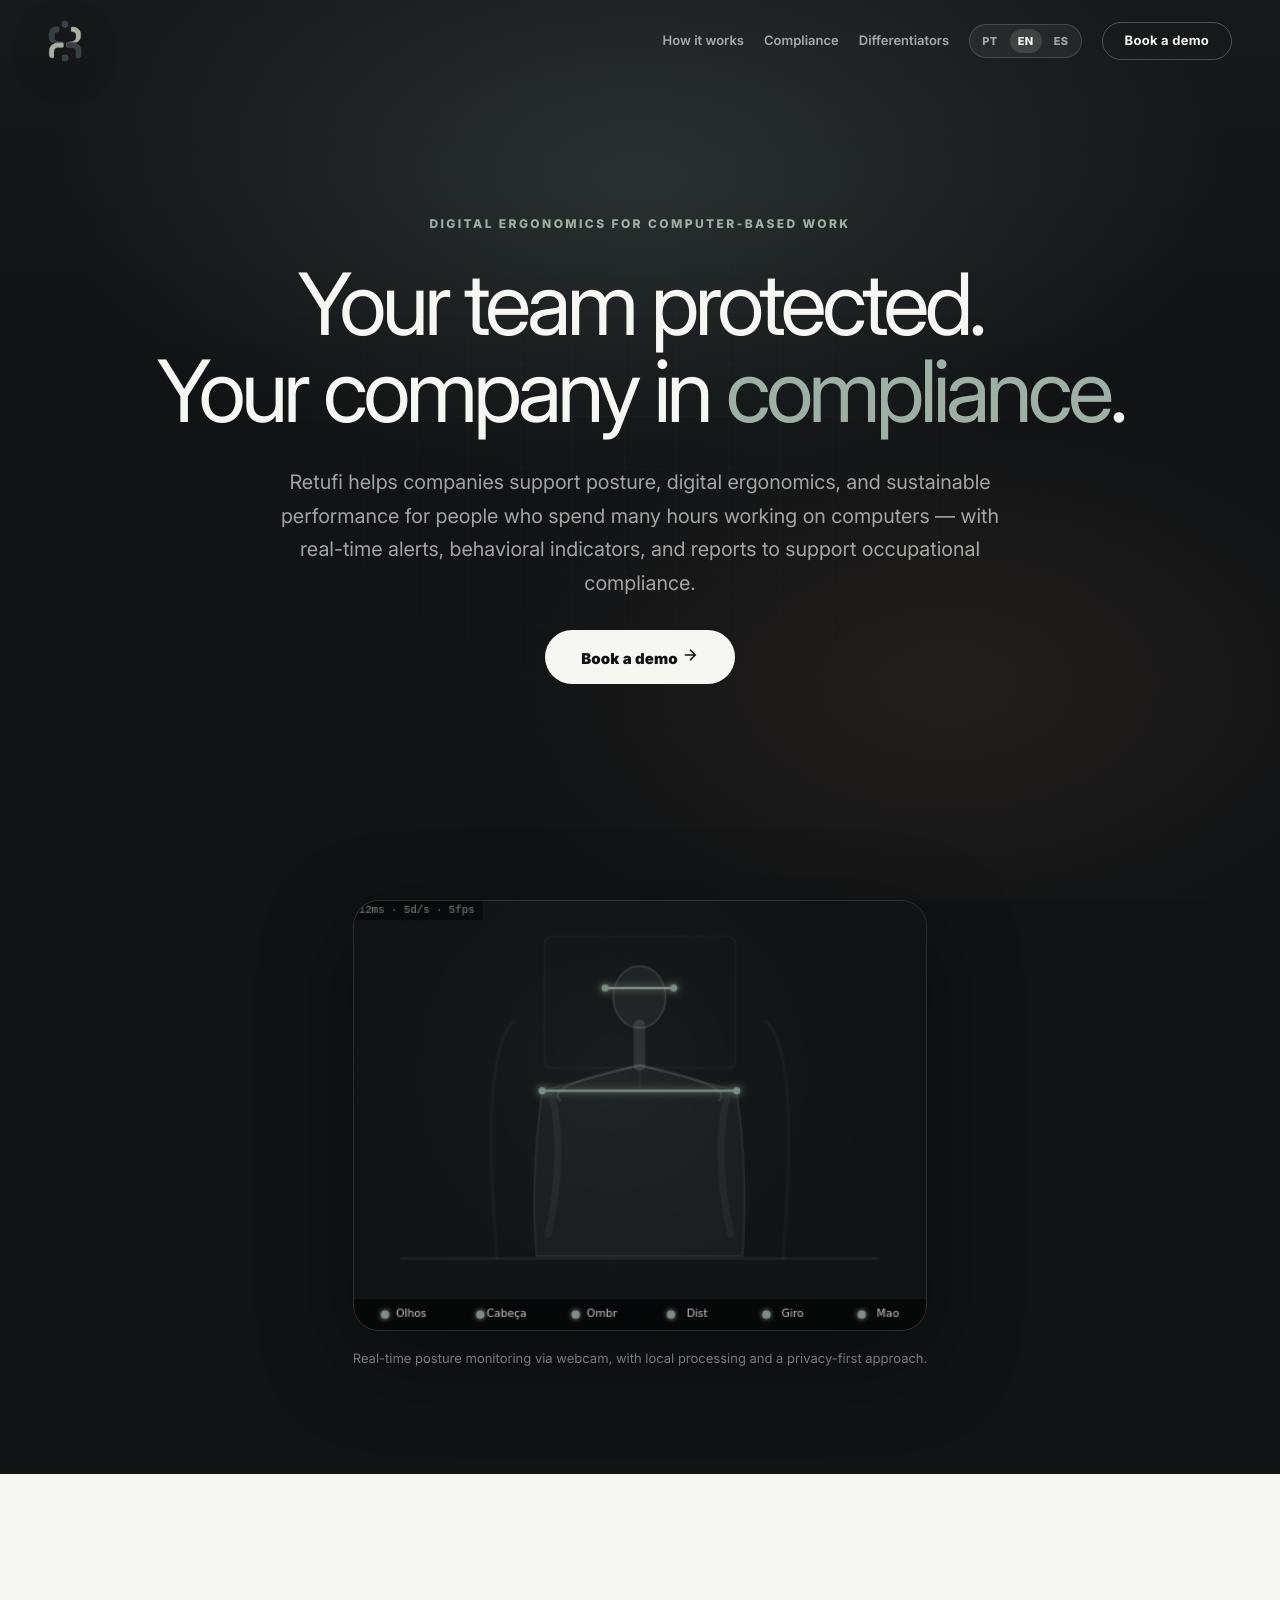
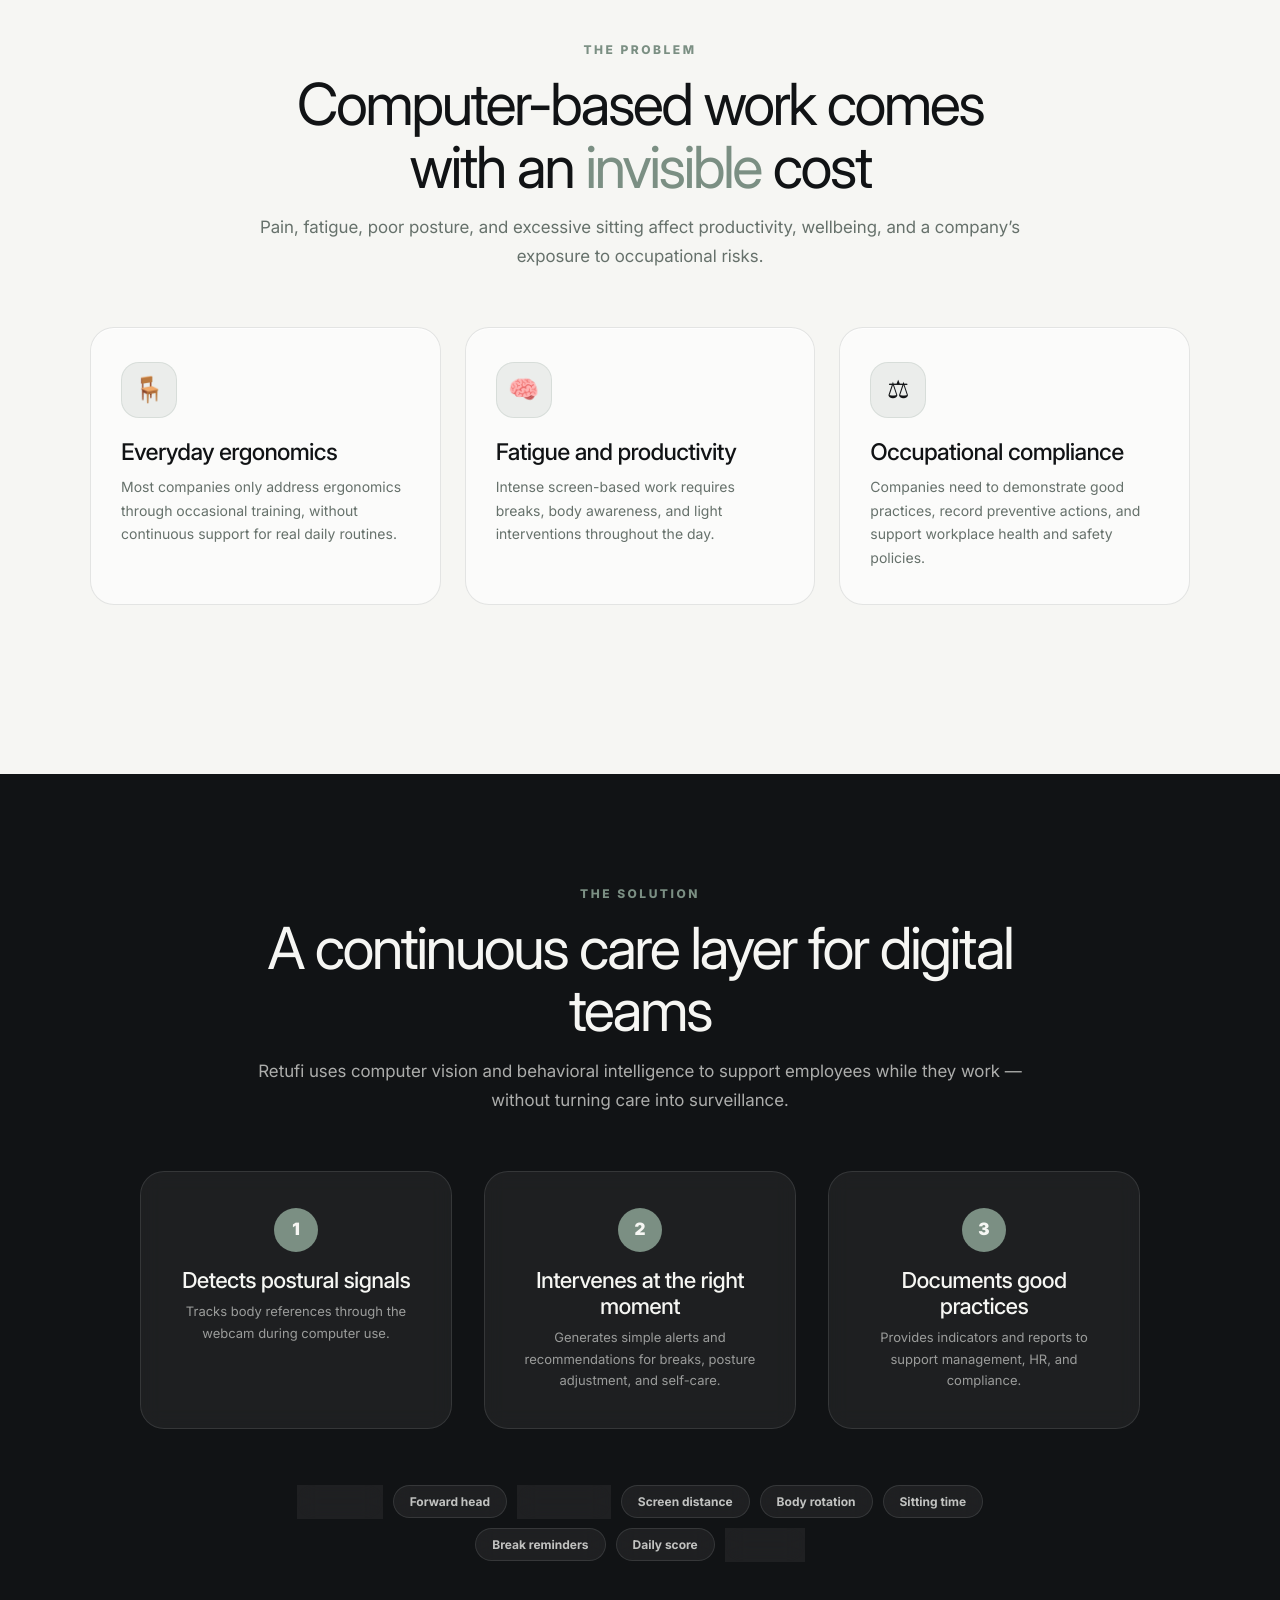
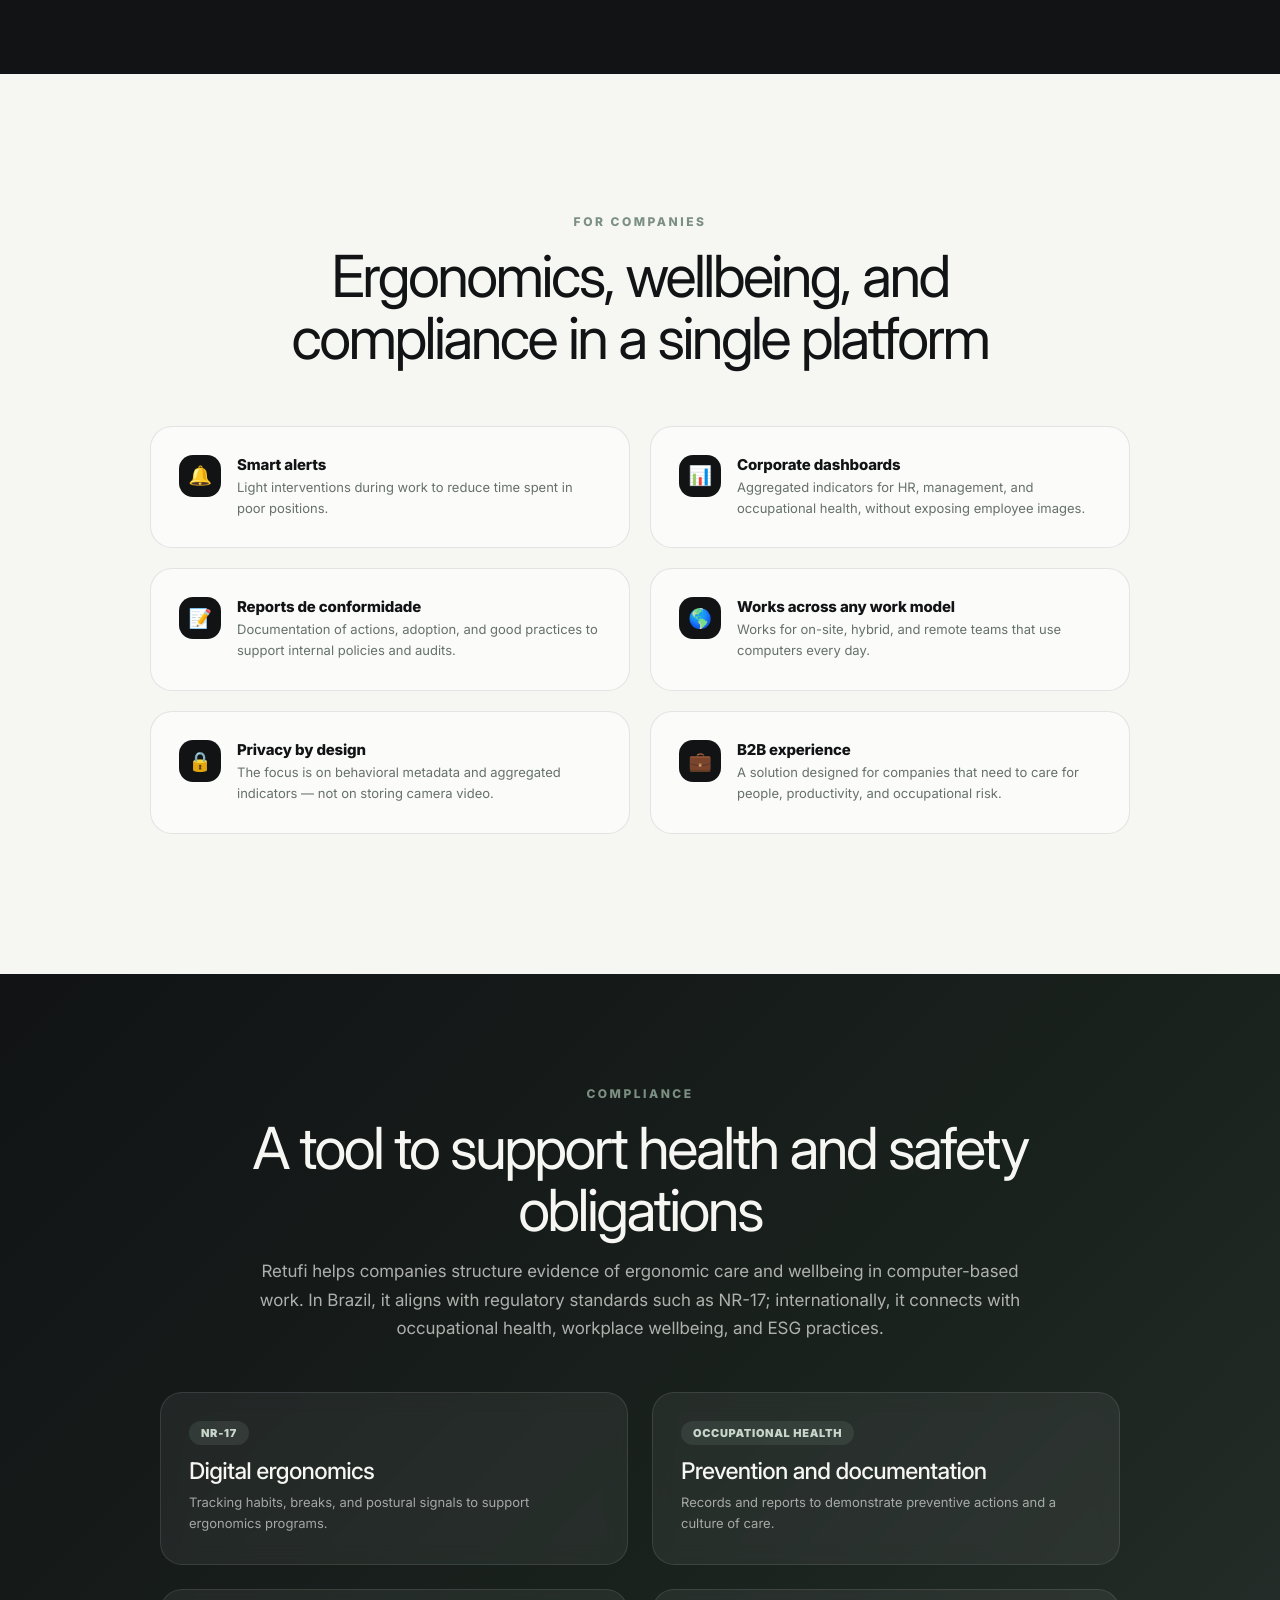
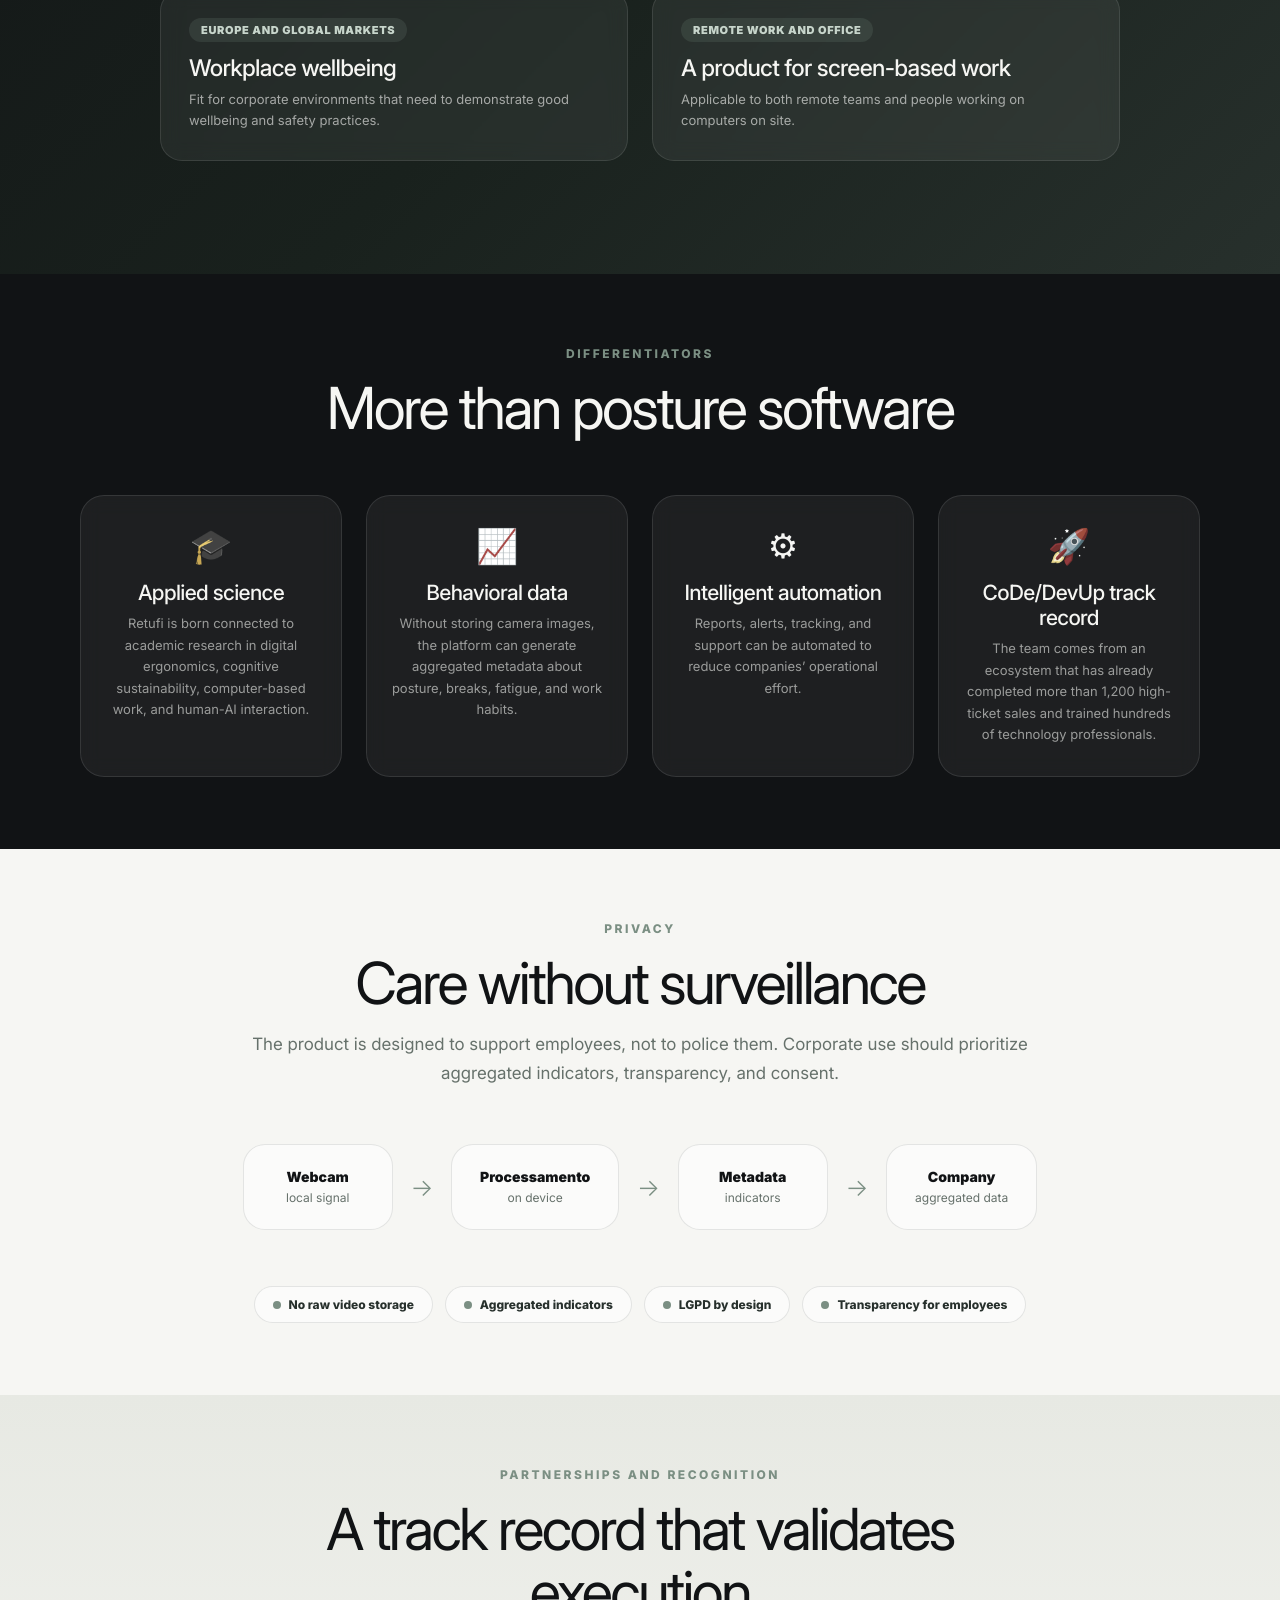
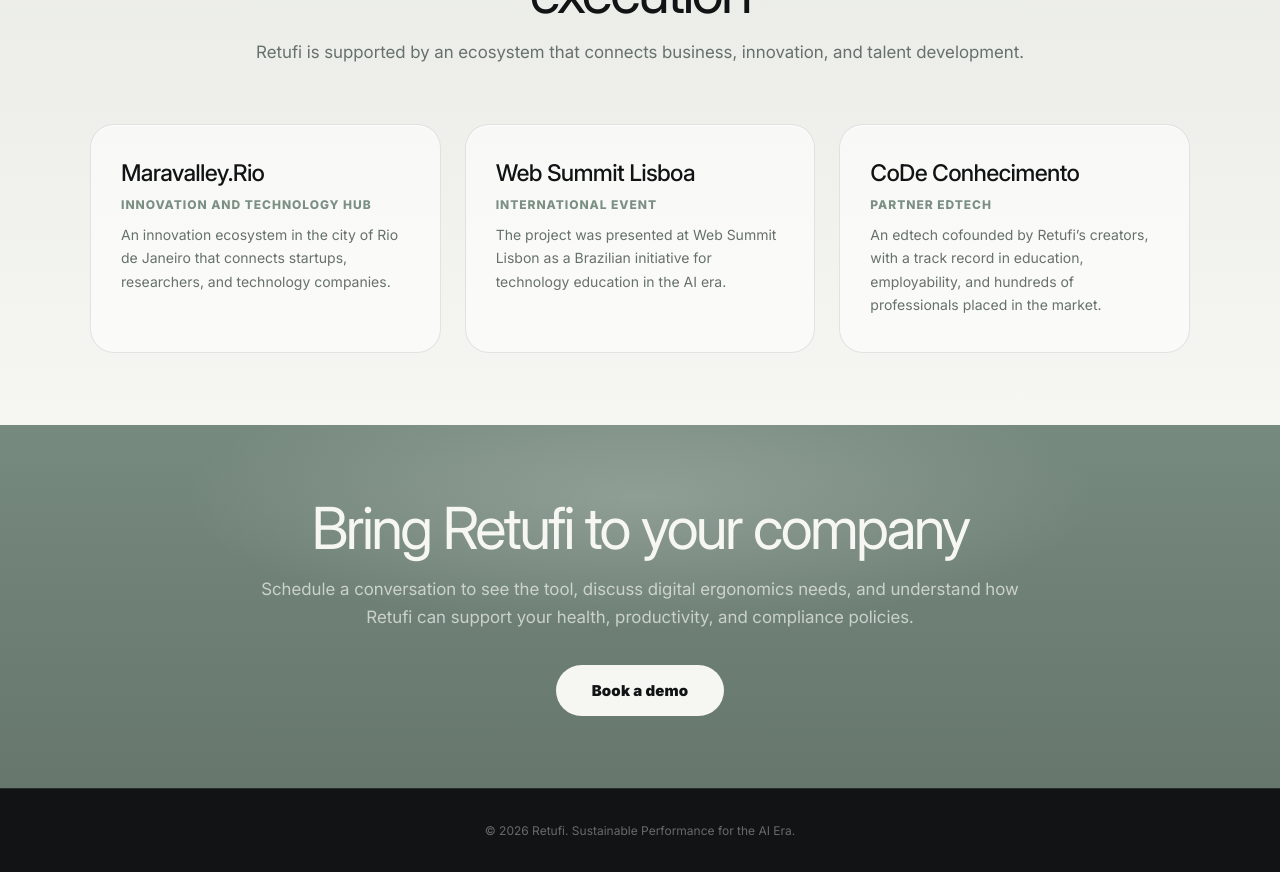
<file: index.html>
<!DOCTYPE html>
<html lang="en">
<head>
    
<meta charset="UTF-8">
<meta name="viewport" content="width=device-width, initial-scale=1.0">
    
  <meta name="title" content="Retufi — Sustainable Performance">
  <meta name="description" content="Science-backed sustainable performance platform combining ergonomics and behavioral insights to reduce burnout and absenteeism">
  <meta name="theme-color" content="#07111f">

  <meta property="og:type" content="website">
  <meta property="og:site_name" content="Retufi">
  <meta property="og:locale" content="en_US">
  <meta property="og:locale:alternate" content="pt_BR">
  <meta property="og:locale:alternate" content="es_ES">
  <meta property="og:url" content="https://www.retufi.com/">
  <meta property="og:title" content="Retufi — Sustainable Performance">
  <meta property="og:description" content="Science-backed sustainable performance platform combining ergonomics and behavioral insights to reduce burnout and absenteeism">
  <meta property="og:image" content="https://www.retufi.com/img/og-cover.png">
  <meta property="og:image:secure_url" content="https://www.retufi.com/img/og-cover.png">
  <meta property="og:image:type" content="image/jpeg">
  <meta property="og:image:width" content="1731">
  <meta property="og:image:height" content="909">
  <meta property="og:image:alt" content="Retufi — Sustainable Performance">

  <meta name="twitter:card" content="summary_large_image">
  <meta name="twitter:url" content="https://www.retufi.com/">
  <meta name="twitter:title" content="Retufi — Sustainable Performance">
  <meta name="twitter:description" content="Science-backed sustainable performance platform combining ergonomics and behavioral insights to reduce burnout and absenteeism">
  <meta name="twitter:image" content="https://www.retufi.com/img/og-cover.png">
  <meta name="viewport" content="width=device-width, initial-scale=1.0">

<title>Retufi | Sustainable Performance</title>

    
<link rel="icon" href="img/retufi-logo-mark.png" type="image/png">
<link rel="preconnect" href="https://fonts.googleapis.com">
<link rel="preconnect" href="https://fonts.gstatic.com" crossorigin>
<link href="https://fonts.googleapis.com/css2?family=Inter:wght@300;400;500;600;700;800;900&display=swap" rel="stylesheet">
<link rel="stylesheet" href="styles.css">

<script>
(function() {
  const lang = (navigator.language || navigator.userLanguage || '').toLowerCase();

  // Avoid redirect loops
  const path = window.location.pathname.toLowerCase();

  if (path.endsWith('/pt') || path.endsWith('/es')) {
    return;
  }

  if (lang.startsWith('pt')) {
    window.location.replace('/pt');
    return;
  }

  if (lang.startsWith('es')) {
    window.location.replace('/es');
    return;
  }
})();
</script>

</head>
<body>
<nav id="nav">
  <a href="#inicio" class="nav-logo" aria-label="Retufi"><img src="img/retufi-logo-mark.png" alt="Retufi"></a>
  <div class="nav-right">
    <a href="#como-funciona" class="nav-link">How it works</a>
    <a href="#compliance" class="nav-link">Compliance</a>
    <a href="#diferenciais" class="nav-link">Differentiators</a>
    <div class="lang-switch" aria-label="Language selector">
      <a href="/pt">PT</a>
      <a href="/" class="active">EN</a>
      <a href="/es">ES</a>
    </div>
    <a href="/whatsapp" class="nav-cta">Book a demo</a>
  </div>
</nav>

<section class="hero" id="inicio">
  <span class="hero-kicker reveal">Digital ergonomics for computer-based work</span>
  <h1 class="reveal reveal-d1">Your team protected.<br>Your company in <em>compliance</em>.</h1>
  <p class="hero-sub reveal reveal-d2">Retufi helps companies support posture, digital ergonomics, and sustainable performance for people who spend many hours working on computers — with real-time alerts, behavioral indicators, and reports to support occupational compliance.</p>
    <div class="contact-actions reveal reveal-d2"><a href="/whatsapp" class="contact-btn">Book a demo <svg viewBox="0 0 24 24" width="18" height="18" fill="none" stroke="currentColor" stroke-width="2"><path d="M5 12h14M12 5l7 7-7 7"/></svg></a></div>
    </section>
<section class="demo" id="demo">
  <div class="demo-content reveal">
    <canvas id="demo-canvas" width="480" height="360"></canvas>
    <p class="demo-caption">Real-time posture monitoring via webcam, with local processing and a privacy-first approach.</p>
  </div>
</section>
<script src="demo-anim.js"></script>

<section class="problem" id="problema">
  <div class="section-header reveal">
    <div class="section-kicker">The problem</div>
    <h2 class="section-title">Computer-based work comes with an <em>invisible</em> cost</h2>
    <p class="section-sub">Pain, fatigue, poor posture, and excessive sitting affect productivity, wellbeing, and a company’s exposure to occupational risks.</p>
  </div>
  <div class="problem-grid">
    <div class="problem-card reveal reveal-d1"><div class="problem-icon">🪑</div><h3>Everyday ergonomics</h3><p>Most companies only address ergonomics through occasional training, without continuous support for real daily routines.</p></div>
    <div class="problem-card reveal reveal-d2"><div class="problem-icon">🧠</div><h3>Fatigue and productivity</h3><p>Intense screen-based work requires breaks, body awareness, and light interventions throughout the day.</p></div>
    <div class="problem-card reveal reveal-d3"><div class="problem-icon">⚖️</div><h3>Occupational compliance</h3><p>Companies need to demonstrate good practices, record preventive actions, and support workplace health and safety policies.</p></div>
  </div>
</section>

<section class="solution" id="como-funciona">
  <div class="section-header reveal">
    <div class="section-kicker">The solution</div>
    <h2 class="section-title">A continuous care layer for digital teams</h2>
    <p class="section-sub">Retufi uses computer vision and behavioral intelligence to support employees while they work — without turning care into surveillance.</p>
  </div>
  <div class="steps">
    <div class="step-card reveal reveal-d1"><div class="step-num">1</div><h3>Detects postural signals</h3><p>Tracks body references through the webcam during computer use.</p></div>
    <div class="step-card reveal reveal-d2"><div class="step-num">2</div><h3>Intervenes at the right moment</h3><p>Generates simple alerts and recommendations for breaks, posture adjustment, and self-care.</p></div>
    <div class="step-card reveal reveal-d3"><div class="step-num">3</div><h3>Documents good practices</h3><p>Provides indicators and reports to support management, HR, and compliance.</p></div>
  </div>
  <div class="checks-row reveal reveal-d4"><span class="check-tag">Eye level</span><span class="check-tag">Forward head</span><span class="check-tag">Shoulders</span><span class="check-tag">Screen distance</span><span class="check-tag">Body rotation</span><span class="check-tag">Sitting time</span><span class="check-tag">Break reminders</span><span class="check-tag">Daily score</span><span class="check-tag">Reports</span></div>
</section>

<section class="features" id="empresas">
  <div class="section-header reveal"><div class="section-kicker">For companies</div><h2 class="section-title">Ergonomics, wellbeing, and compliance in a single platform</h2></div>
  <div class="features-grid">
    <div class="feature-card reveal reveal-d1"><div class="feature-icon">🔔</div><div><h3>Smart alerts</h3><p>Light interventions during work to reduce time spent in poor positions.</p></div></div>
    <div class="feature-card reveal reveal-d2"><div class="feature-icon">📊</div><div><h3>Corporate dashboards</h3><p>Aggregated indicators for HR, management, and occupational health, without exposing employee images.</p></div></div>
    <div class="feature-card reveal reveal-d3"><div class="feature-icon">📝</div><div><h3>Reports de conformidade</h3><p>Documentation of actions, adoption, and good practices to support internal policies and audits.</p></div></div>
    <div class="feature-card reveal reveal-d4"><div class="feature-icon">🌎</div><div><h3>Works across any work model</h3><p>Works for on-site, hybrid, and remote teams that use computers every day.</p></div></div>
    <div class="feature-card reveal reveal-d5"><div class="feature-icon">🔒</div><div><h3>Privacy by design</h3><p>The focus is on behavioral metadata and aggregated indicators — not on storing camera video.</p></div></div>
    <div class="feature-card reveal reveal-d1"><div class="feature-icon">💼</div><div><h3>B2B experience</h3><p>A solution designed for companies that need to care for people, productivity, and occupational risk.</p></div></div>
  </div>
</section>

<section class="compliance" id="compliance">
  <div class="section-header reveal">
    <div class="section-kicker">Compliance</div>
    <h2 class="section-title">A tool to support health and safety obligations</h2>
    <p class="section-sub">Retufi helps companies structure evidence of ergonomic care and wellbeing in computer-based work. In Brazil, it aligns with regulatory standards such as NR-17; internationally, it connects with occupational health, workplace wellbeing, and ESG practices.</p>
  </div>
  <div class="compliance-grid">
    <div class="compliance-card reveal reveal-d1"><span class="tag">NR-17</span><h3>Digital ergonomics</h3><p>Tracking habits, breaks, and postural signals to support ergonomics programs.</p></div>
    <div class="compliance-card reveal reveal-d2"><span class="tag">Occupational health</span><h3>Prevention and documentation</h3><p>Records and reports to demonstrate preventive actions and a culture of care.</p></div>
    <div class="compliance-card reveal reveal-d3"><span class="tag">Europe and global markets</span><h3>Workplace wellbeing</h3><p>Fit for corporate environments that need to demonstrate good wellbeing and safety practices.</p></div>
    <div class="compliance-card reveal reveal-d4"><span class="tag">Remote work and office</span><h3>A product for screen-based work</h3><p>Applicable to both remote teams and people working on computers on site.</p></div>
  </div>
</section>

<section class="evidence" id="diferenciais">
  <div class="section-header reveal"><div class="section-kicker">Differentiators</div><h2 class="section-title">More than posture software</h2></div>
  <div class="evidence-grid">
    <div class="evidence-card reveal reveal-d1"><div class="evidence-icon">🎓</div><h4>Applied science</h4><p>Retufi is born connected to academic research in digital ergonomics, cognitive sustainability, computer-based work, and human-AI interaction.</p></div>
    <div class="evidence-card reveal reveal-d2"><div class="evidence-icon">📈</div><h4>Behavioral data</h4><p>Without storing camera images, the platform can generate aggregated metadata about posture, breaks, fatigue, and work habits.</p></div>
    <div class="evidence-card reveal reveal-d3"><div class="evidence-icon">⚙️</div><h4>Intelligent automation</h4><p>Reports, alerts, tracking, and support can be automated to reduce companies’ operational effort.</p></div>
    <div class="evidence-card reveal reveal-d4"><div class="evidence-icon">🚀</div><h4>CoDe/DevUp track record</h4><p>The team comes from an ecosystem that has already completed more than 1,200 high-ticket sales and trained hundreds of technology professionals.</p></div>
  </div>
</section>

<section class="privacy" id="privacidade">
  <div class="section-header reveal"><div class="section-kicker">Privacy</div><h2 class="section-title">Care without surveillance</h2><p class="section-sub">The product is designed to support employees, not to police them. Corporate use should prioritize aggregated indicators, transparency, and consent.</p></div>
  <div class="privacy-flow reveal reveal-d1"><div class="flow-node"><h4>Webcam</h4><p>local signal</p></div><div class="flow-arrow">→</div><div class="flow-node"><h4>Processamento</h4><p>on device</p></div><div class="flow-arrow">→</div><div class="flow-node"><h4>Metadata</h4><p>indicators</p></div><div class="flow-arrow">→</div><div class="flow-node"><h4>Company</h4><p>aggregated data</p></div></div>
  <div class="privacy-badges reveal reveal-d2"><span class="priv-badge"><span class="dot"></span>No raw video storage</span><span class="priv-badge"><span class="dot"></span>Aggregated indicators</span><span class="priv-badge"><span class="dot"></span>LGPD by design</span><span class="priv-badge"><span class="dot"></span>Transparency for employees</span></div>
</section>

<section class="recognition" id="historico">
  <div class="section-header reveal"><div class="section-kicker">Partnerships and recognition</div><h2 class="section-title">A track record that validates execution</h2><p class="section-sub">Retufi is supported by an ecosystem that connects business, innovation, and talent development.</p></div>
  <div class="recognition-grid">
    <div class="recognition-card reveal reveal-d1"><h3>Maravalley.Rio</h3><span>Innovation and technology hub</span><p>An innovation ecosystem in the city of Rio de Janeiro that connects startups, researchers, and technology companies.</p></div>
    <div class="recognition-card reveal reveal-d2"><h3>Web Summit Lisboa</h3><span>International event</span><p>The project was presented at Web Summit Lisbon as a Brazilian initiative for technology education in the AI era.</p></div>
    <div class="recognition-card reveal reveal-d3"><h3>CoDe Conhecimento</h3><span>Partner edtech</span><p>An edtech cofounded by Retufi’s creators, with a track record in education, employability, and hundreds of professionals placed in the market.</p></div>
  </div>
</section>

<section class="contact" id="contato">
  <div class="section-header reveal"><h2 class="section-title">Bring Retufi to your company</h2><p class="section-sub">Schedule a conversation to see the tool, discuss digital ergonomics needs, and understand how Retufi can support your health, productivity, and compliance policies.</p></div>
  <div class="contact-actions reveal reveal-d2"><a href="/whatsapp" class="contact-btn">Book a demo</a></div>
</section>

<footer><p>© 2026 Retufi. Sustainable Performance for the AI Era.</p></footer>
<script>
const obs = new IntersectionObserver((entries) => {entries.forEach(e => { if (e.isIntersecting) { e.target.classList.add('visible'); obs.unobserve(e.target); } });}, { threshold: 0.15 });
document.querySelectorAll('.reveal').forEach(el => obs.observe(el));
const nav = document.getElementById('nav');
window.addEventListener('scroll', () => {nav.classList.toggle('scrolled', window.scrollY > 60);}, { passive: true });
</script>
</body>
</html>
</file>
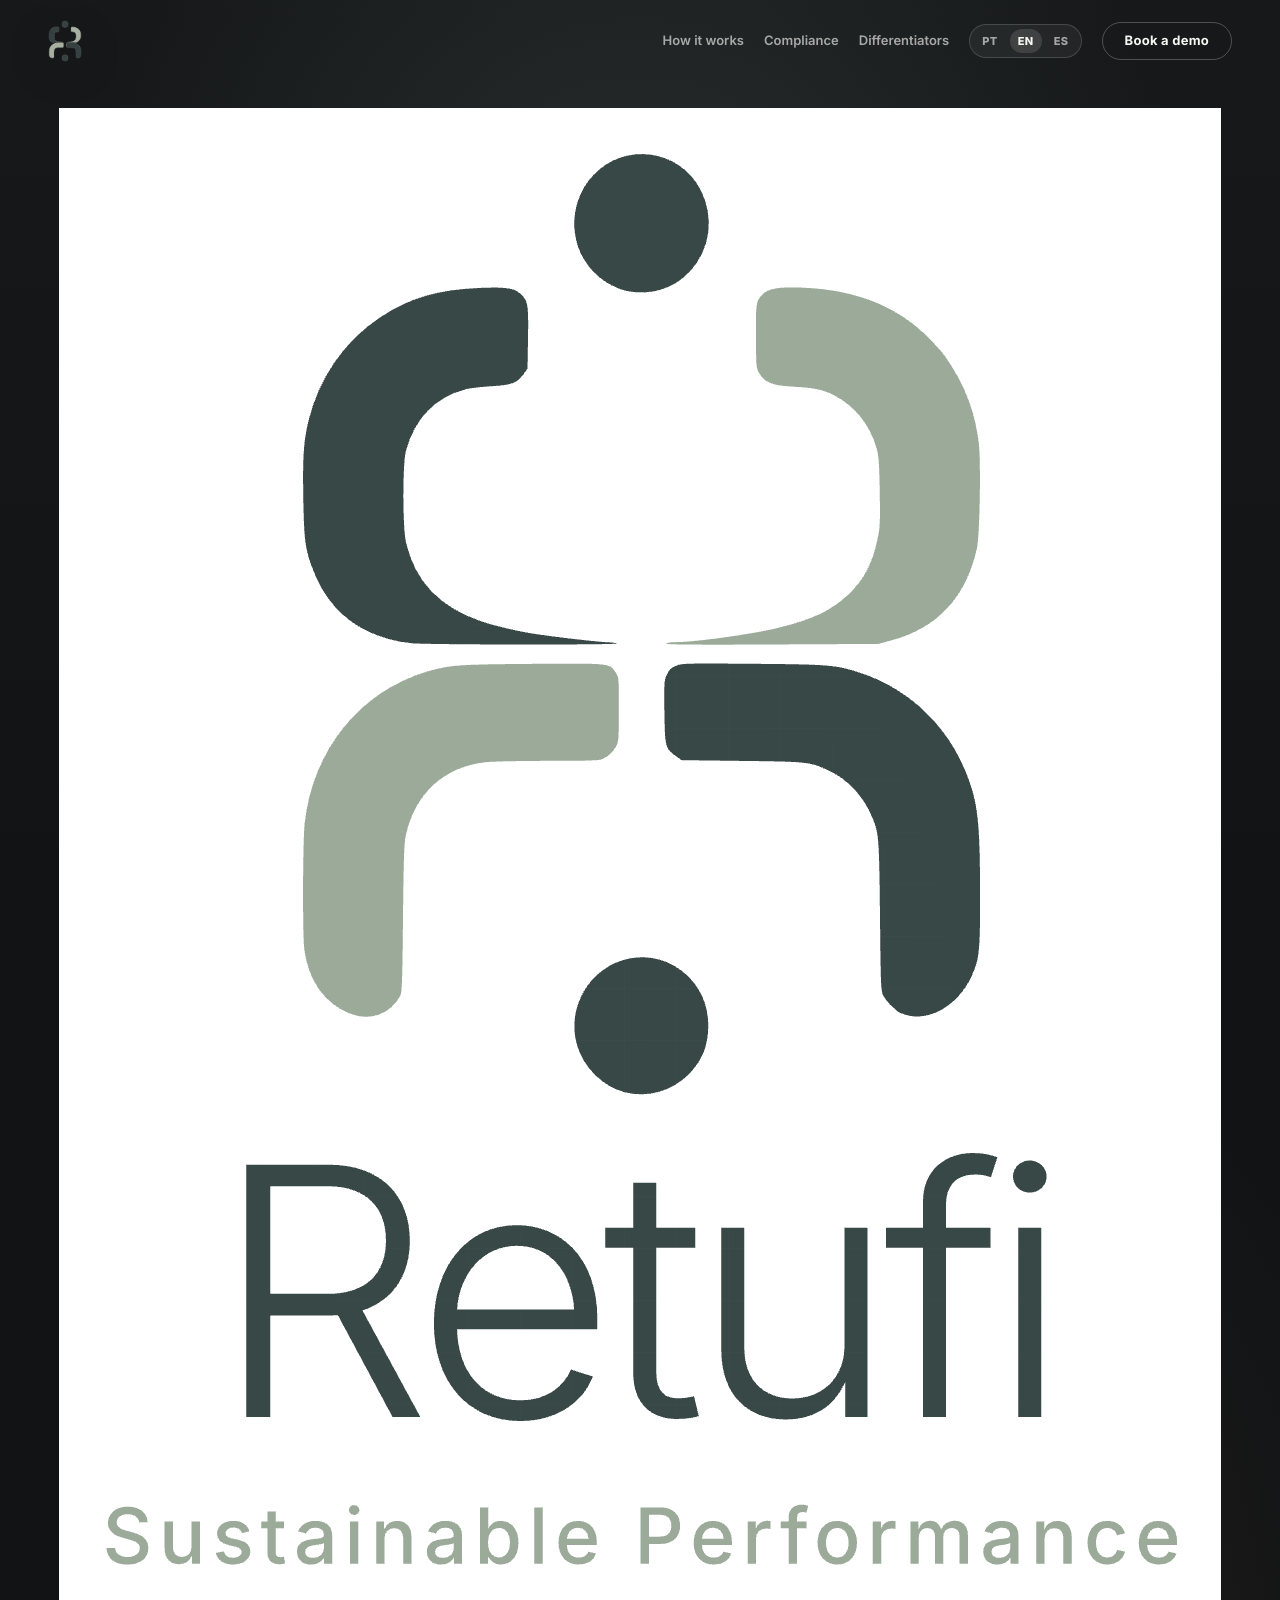
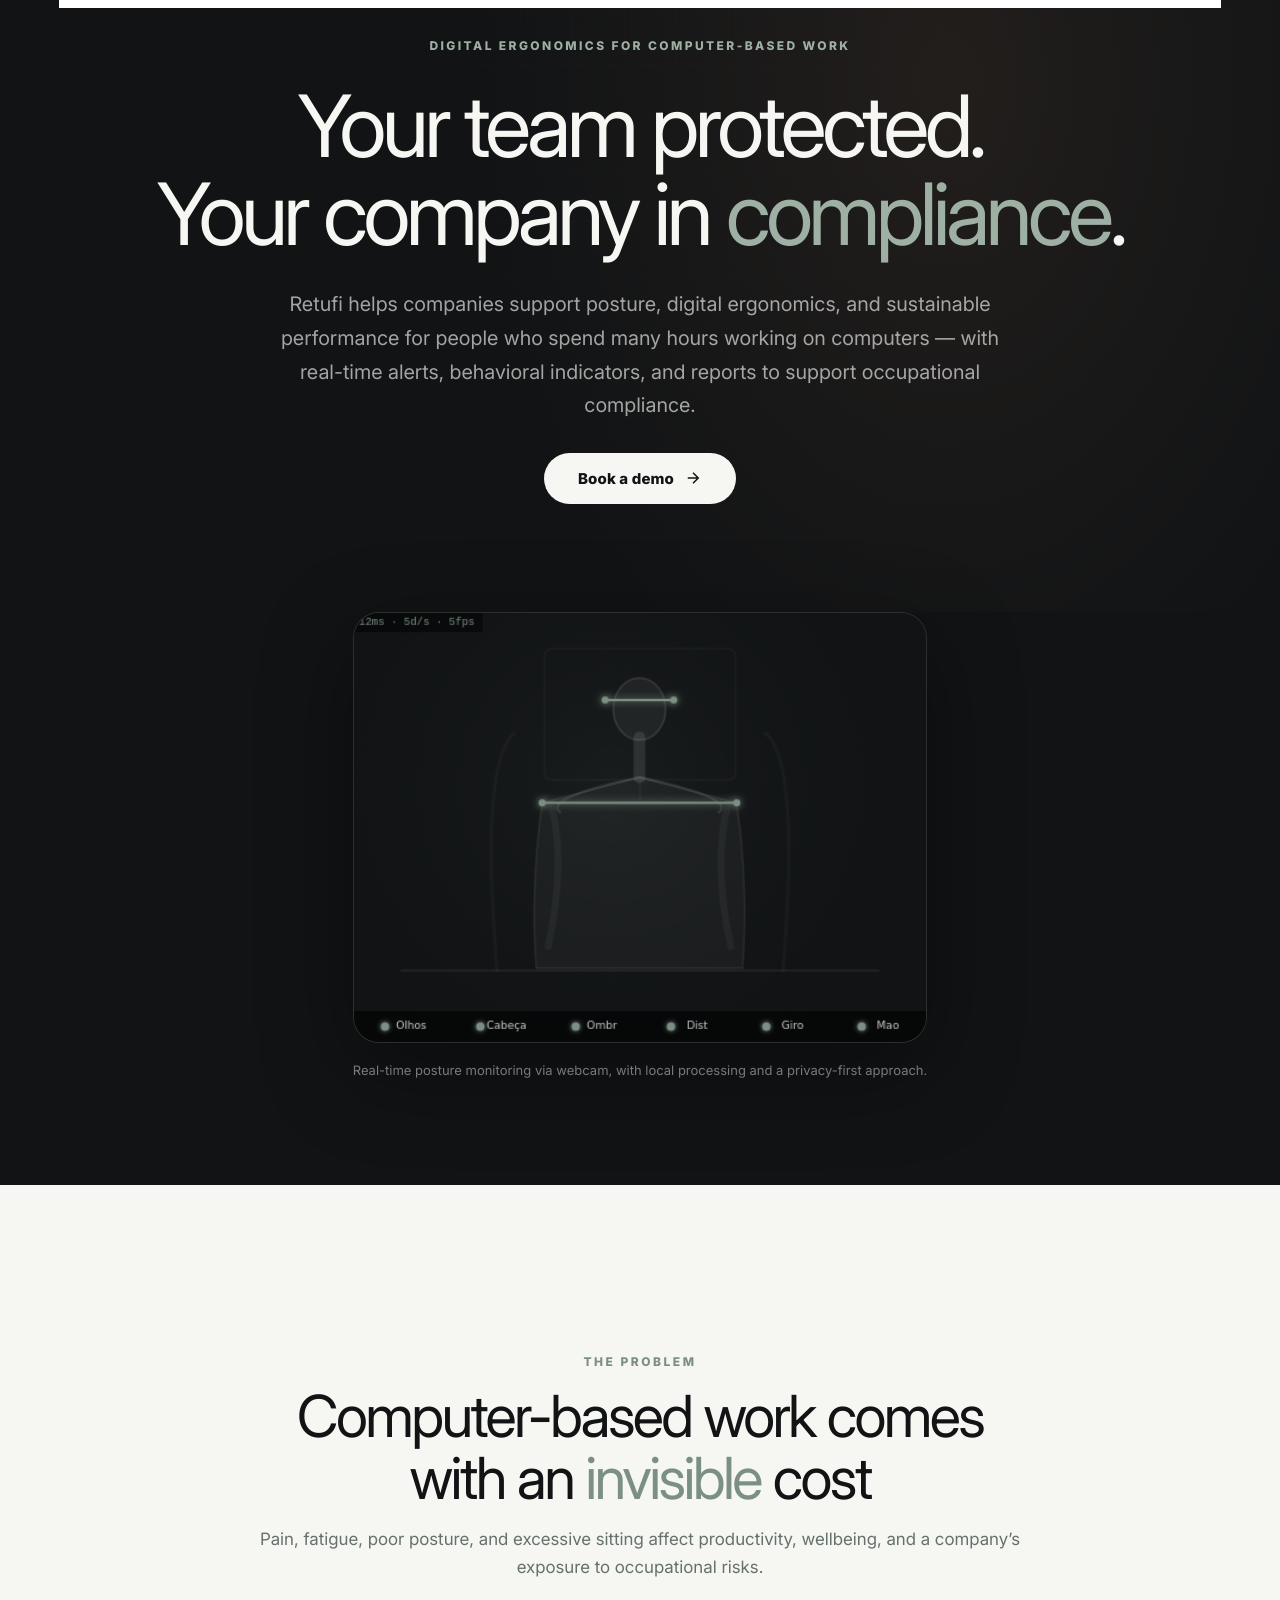
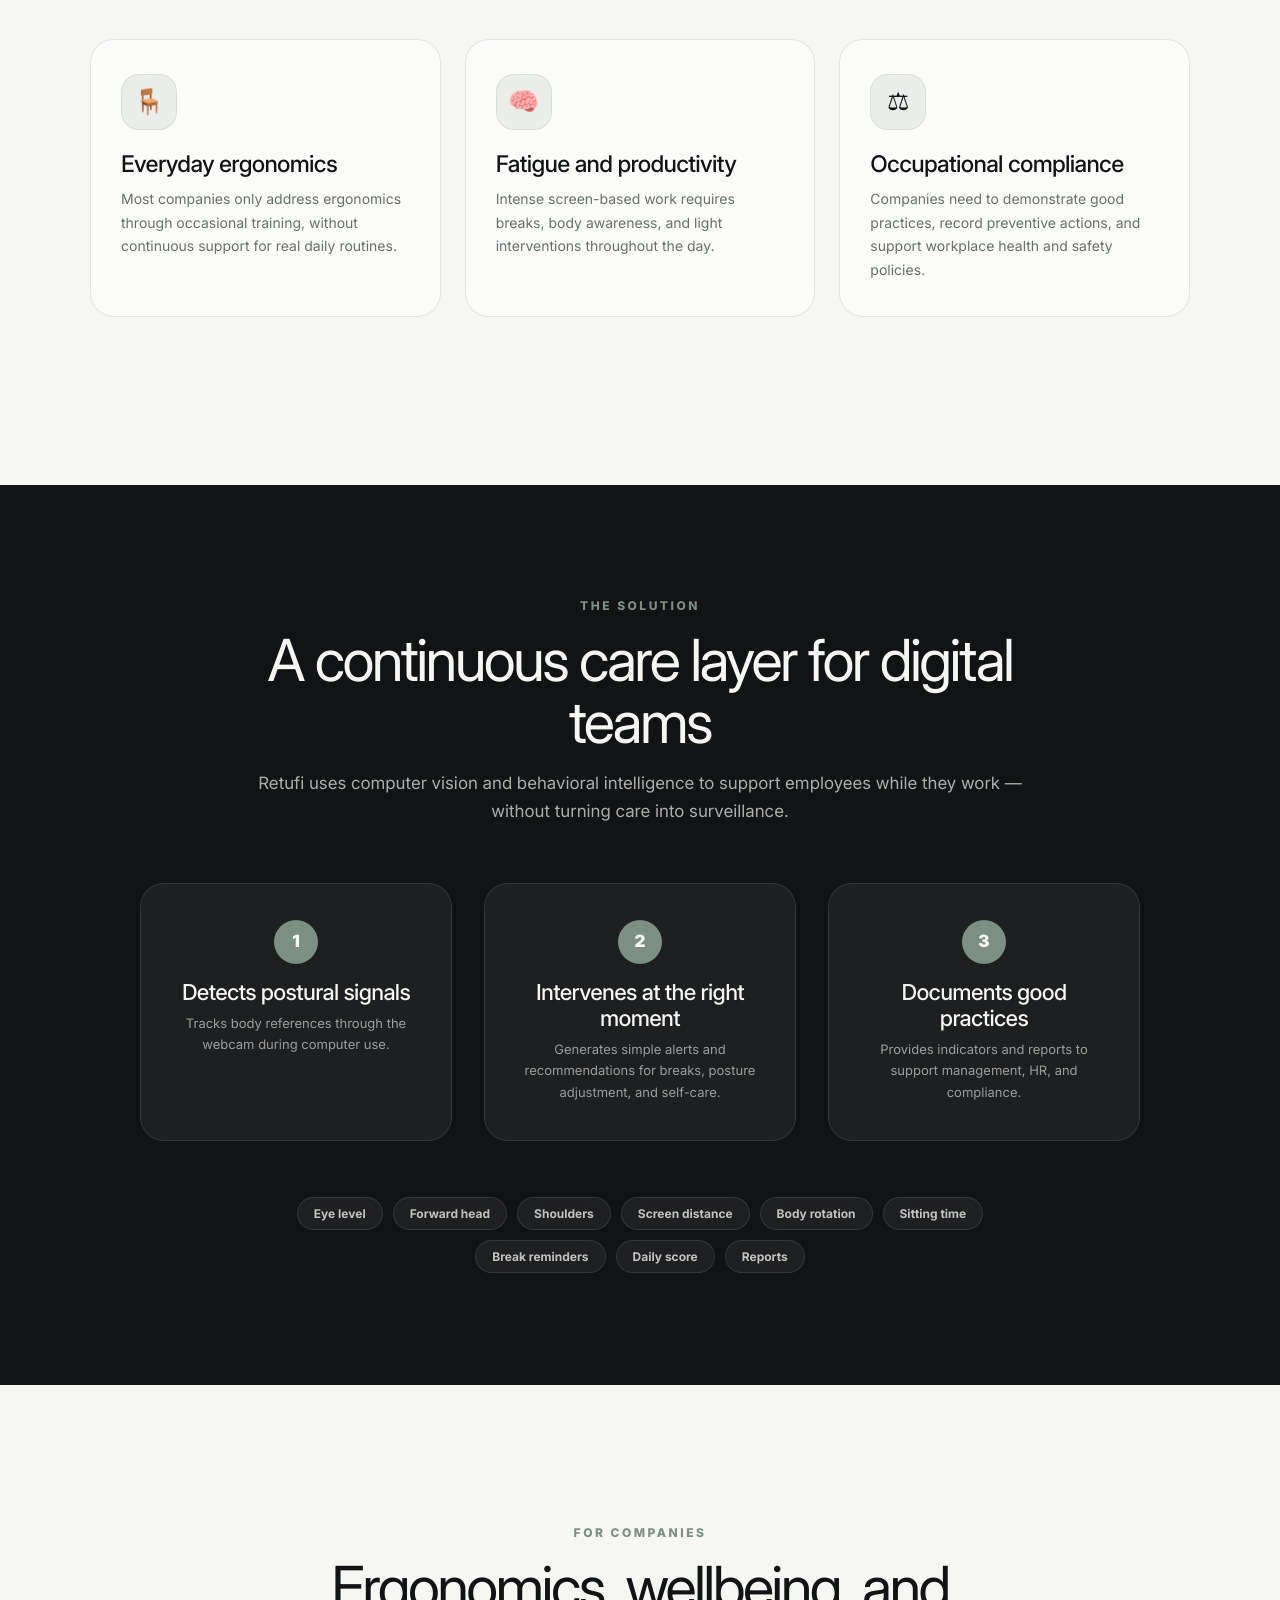
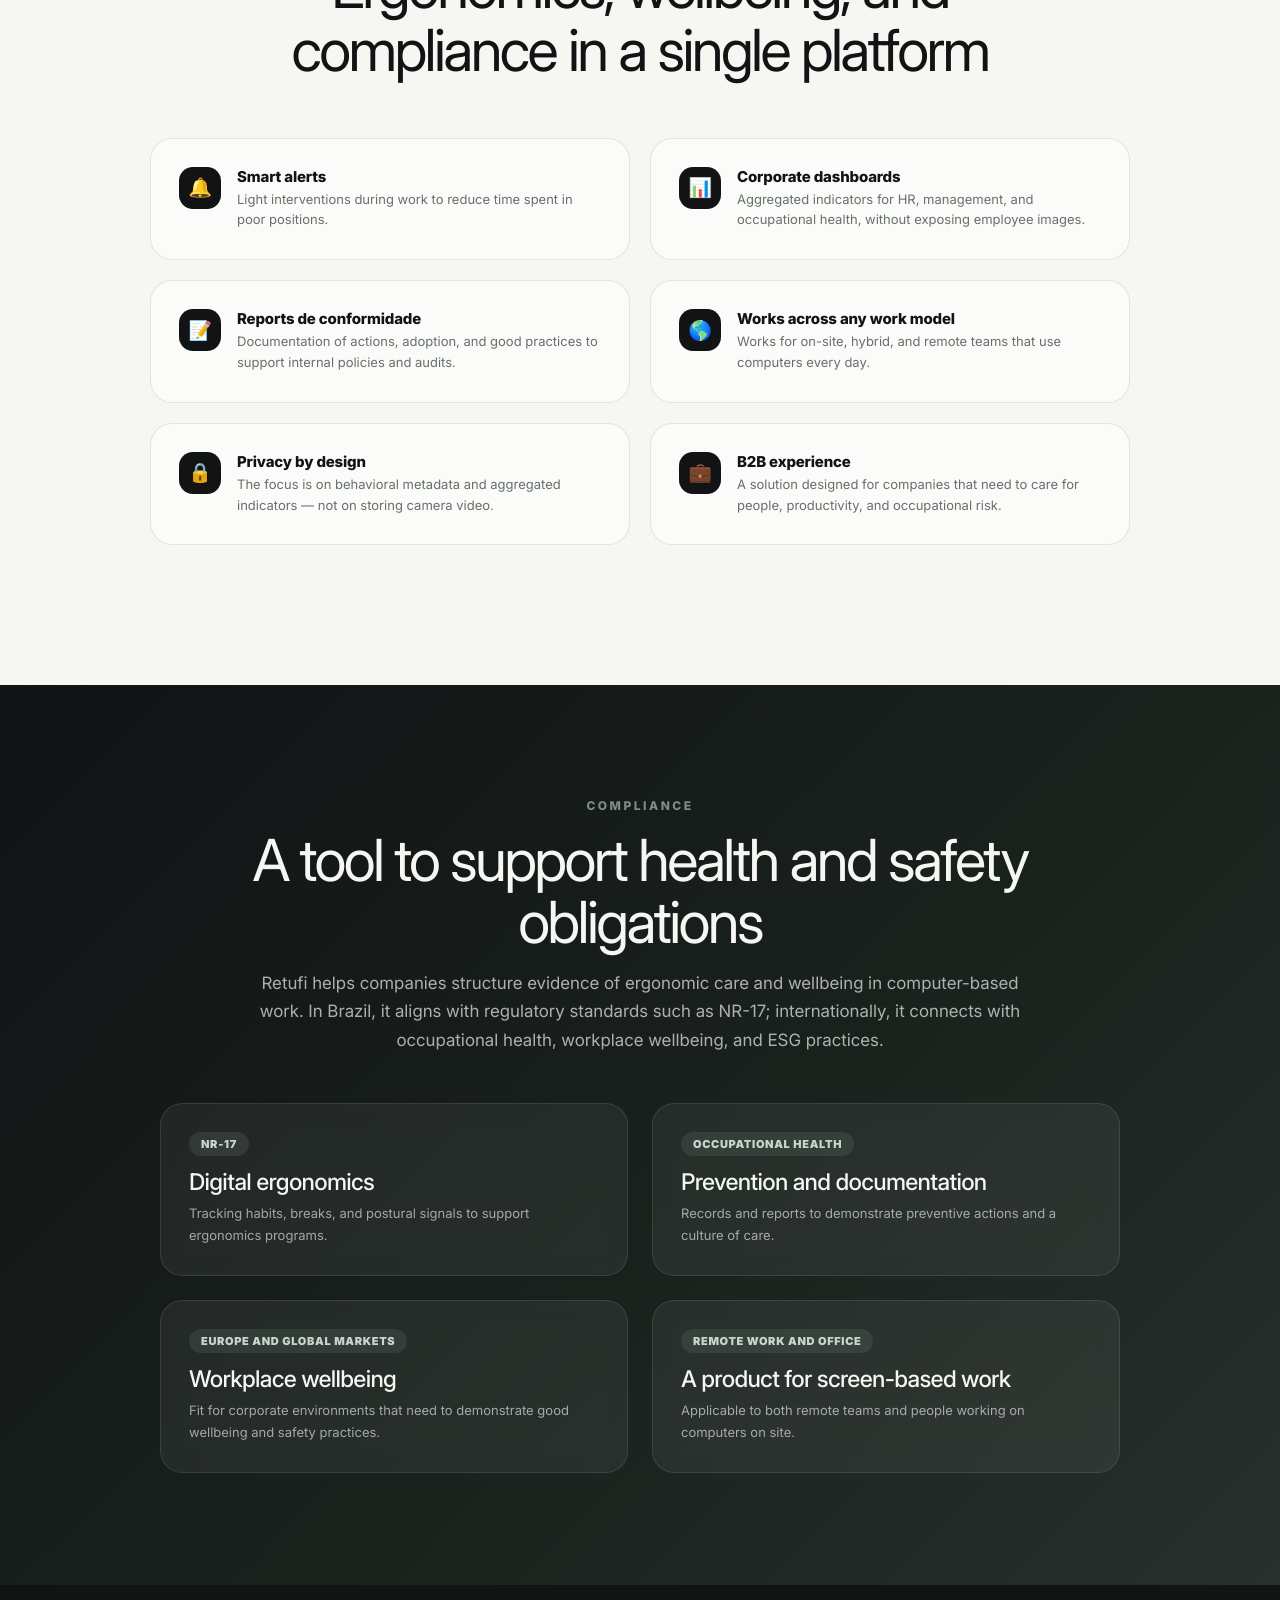
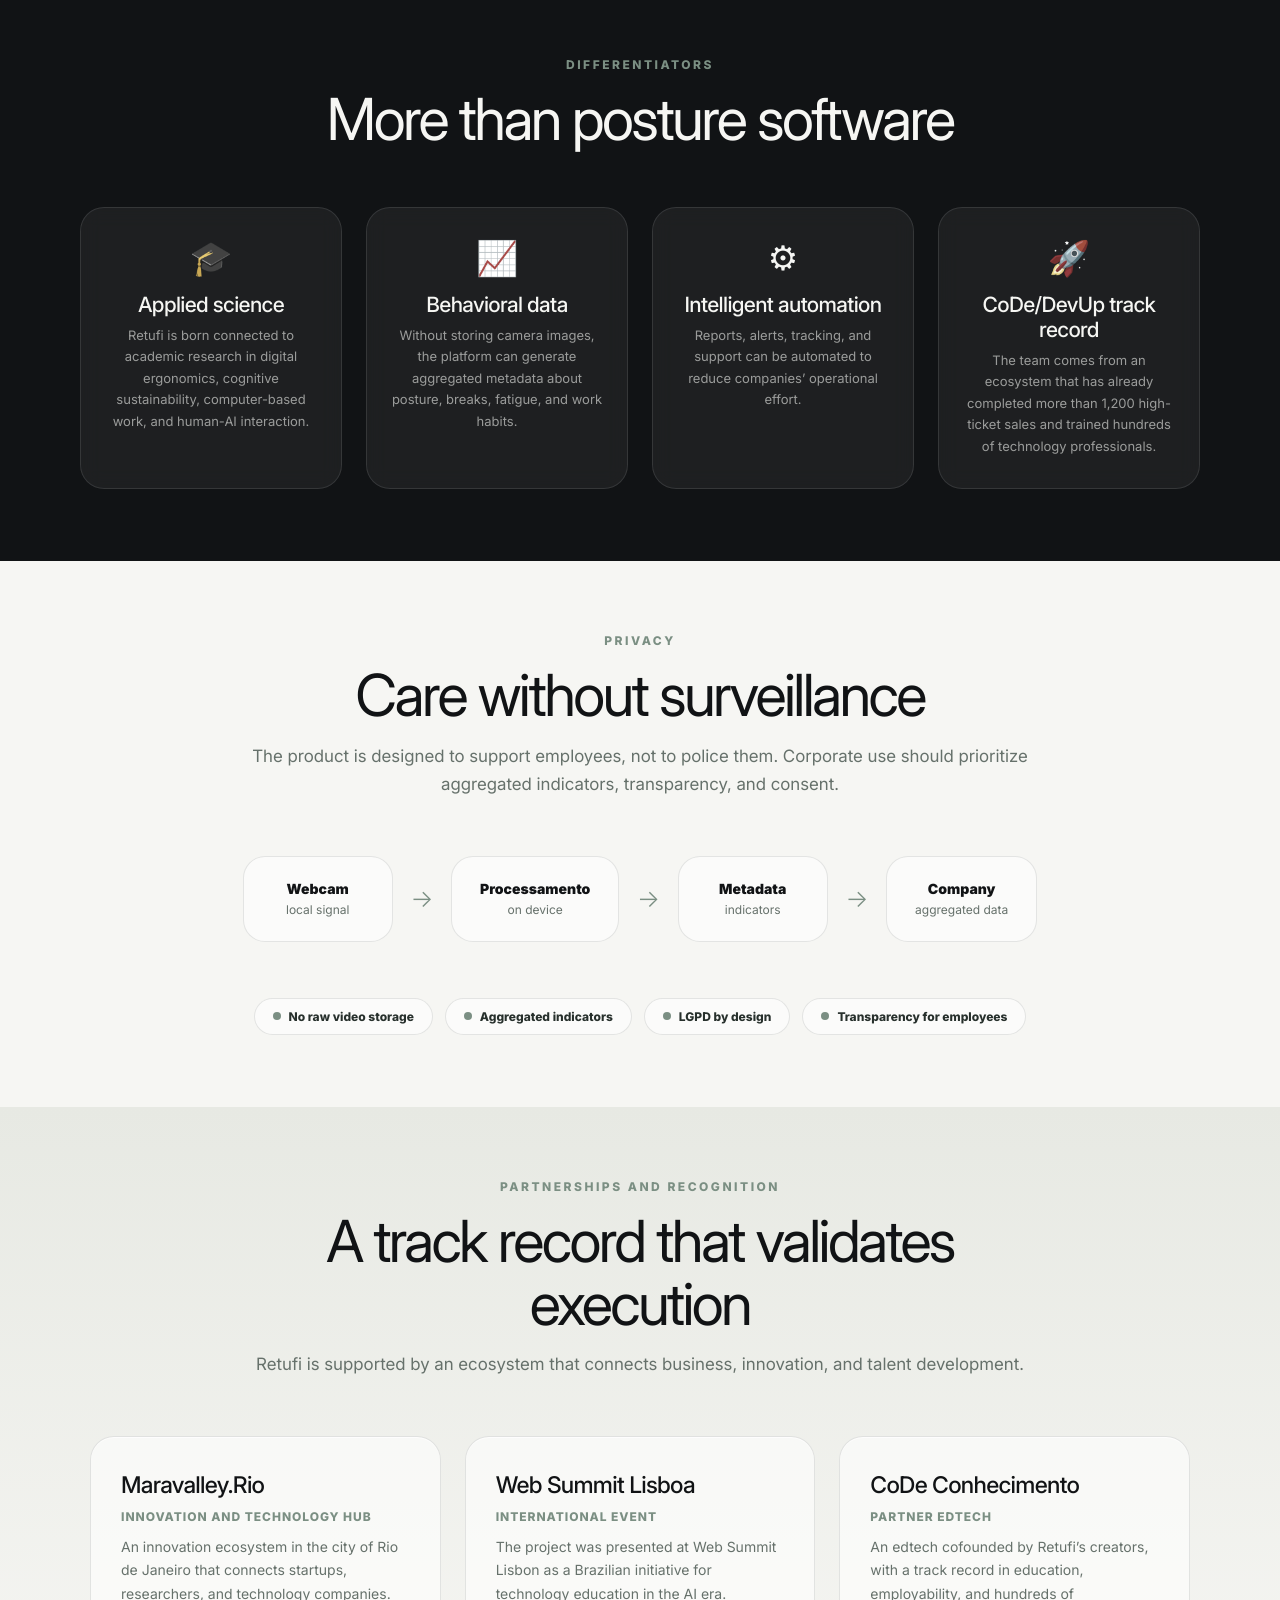
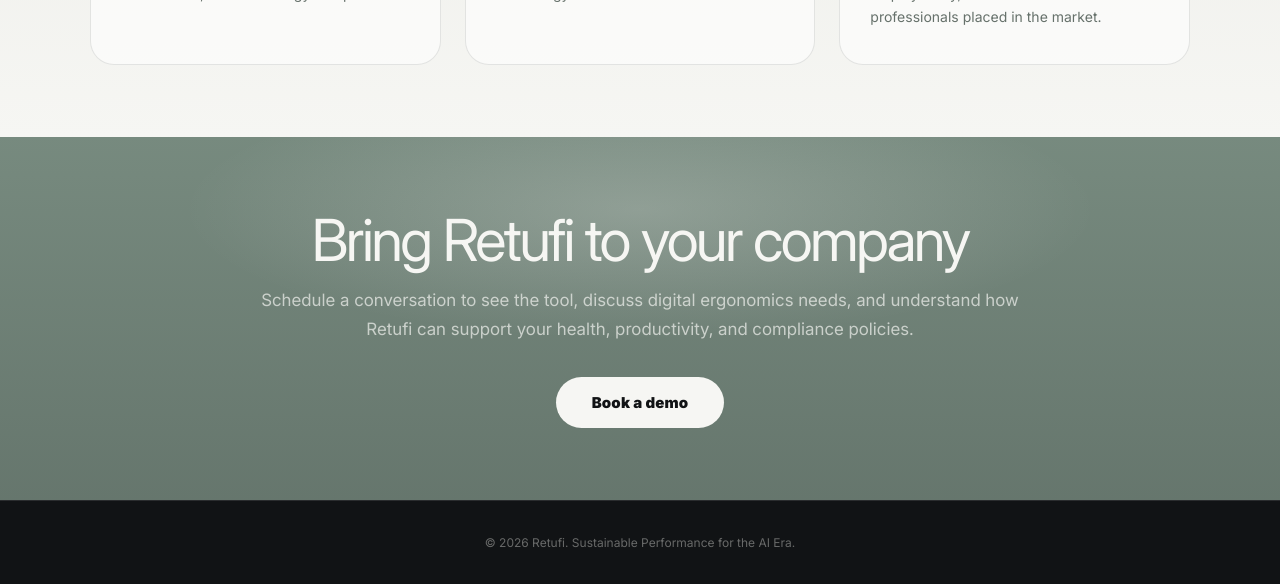
<file: en.html>
<!DOCTYPE html>
<html lang="en">
<head>
<meta charset="UTF-8">
<meta name="viewport" content="width=device-width, initial-scale=1.0">
<title>Retufi | Digital ergonomics and sustainable performance for companies</title>
<meta name="description" content="Retufi helps companies improve digital ergonomics, wellbeing, productivity, and compliance for teams that work on computers.">
<link rel="icon" href="img/retufi-logo-mark.png" type="image/png">
<link rel="preconnect" href="https://fonts.googleapis.com">
<link rel="preconnect" href="https://fonts.gstatic.com" crossorigin>
<link href="https://fonts.googleapis.com/css2?family=Inter:wght@300;400;500;600;700;800;900&display=swap" rel="stylesheet">
<link rel="stylesheet" href="styles.css">
</head>
<body>
<nav id="nav">
  <a href="#inicio" class="nav-logo" aria-label="Retufi"><img src="img/retufi-logo-mark.png" alt="Retufi"></a>
  <div class="nav-right">
    <a href="#como-funciona" class="nav-link">How it works</a>
    <a href="#compliance" class="nav-link">Compliance</a>
    <a href="#diferenciais" class="nav-link">Differentiators</a>
    <div class="lang-switch" aria-label="Language selector">
      <a href="/pt">PT</a>
      <a href="/" class="active">EN</a>
      <a href="/es">ES</a>
    </div>
    <a href="/whatsapp" class="nav-cta">Book a demo</a>
  </div>
</nav>

<section class="hero" id="inicio">
  <img src="img/retufi-logo-full.png" alt="Retufi — Sustainable Performance for the AI Era" class="hero-logo reveal">
  <span class="hero-kicker reveal">Digital ergonomics for computer-based work</span>
  <h1 class="reveal reveal-d1">Your team protected.<br>Your company in <em>compliance</em>.</h1>
  <p class="hero-sub reveal reveal-d2">Retufi helps companies support posture, digital ergonomics, and sustainable performance for people who spend many hours working on computers — with real-time alerts, behavioral indicators, and reports to support occupational compliance.</p>
  <a href="#contato" class="hero-cta reveal reveal-d3">Book a demo <svg viewBox="0 0 24 24" width="18" height="18" fill="none" stroke="currentColor" stroke-width="2"><path d="M5 12h14M12 5l7 7-7 7"/></svg></a>
</section>

<section class="demo" id="demo">
  <div class="demo-content reveal">
    <canvas id="demo-canvas" width="480" height="360"></canvas>
    <p class="demo-caption">Real-time posture monitoring via webcam, with local processing and a privacy-first approach.</p>
  </div>
</section>
<script src="demo-anim.js"></script>

<section class="problem" id="problema">
  <div class="section-header reveal">
    <div class="section-kicker">The problem</div>
    <h2 class="section-title">Computer-based work comes with an <em>invisible</em> cost</h2>
    <p class="section-sub">Pain, fatigue, poor posture, and excessive sitting affect productivity, wellbeing, and a company’s exposure to occupational risks.</p>
  </div>
  <div class="problem-grid">
    <div class="problem-card reveal reveal-d1"><div class="problem-icon">🪑</div><h3>Everyday ergonomics</h3><p>Most companies only address ergonomics through occasional training, without continuous support for real daily routines.</p></div>
    <div class="problem-card reveal reveal-d2"><div class="problem-icon">🧠</div><h3>Fatigue and productivity</h3><p>Intense screen-based work requires breaks, body awareness, and light interventions throughout the day.</p></div>
    <div class="problem-card reveal reveal-d3"><div class="problem-icon">⚖️</div><h3>Occupational compliance</h3><p>Companies need to demonstrate good practices, record preventive actions, and support workplace health and safety policies.</p></div>
  </div>
</section>

<section class="solution" id="como-funciona">
  <div class="section-header reveal">
    <div class="section-kicker">The solution</div>
    <h2 class="section-title">A continuous care layer for digital teams</h2>
    <p class="section-sub">Retufi uses computer vision and behavioral intelligence to support employees while they work — without turning care into surveillance.</p>
  </div>
  <div class="steps">
    <div class="step-card reveal reveal-d1"><div class="step-num">1</div><h3>Detects postural signals</h3><p>Tracks body references through the webcam during computer use.</p></div>
    <div class="step-card reveal reveal-d2"><div class="step-num">2</div><h3>Intervenes at the right moment</h3><p>Generates simple alerts and recommendations for breaks, posture adjustment, and self-care.</p></div>
    <div class="step-card reveal reveal-d3"><div class="step-num">3</div><h3>Documents good practices</h3><p>Provides indicators and reports to support management, HR, and compliance.</p></div>
  </div>
  <div class="checks-row reveal reveal-d4"><span class="check-tag">Eye level</span><span class="check-tag">Forward head</span><span class="check-tag">Shoulders</span><span class="check-tag">Screen distance</span><span class="check-tag">Body rotation</span><span class="check-tag">Sitting time</span><span class="check-tag">Break reminders</span><span class="check-tag">Daily score</span><span class="check-tag">Reports</span></div>
</section>

<section class="features" id="empresas">
  <div class="section-header reveal"><div class="section-kicker">For companies</div><h2 class="section-title">Ergonomics, wellbeing, and compliance in a single platform</h2></div>
  <div class="features-grid">
    <div class="feature-card reveal reveal-d1"><div class="feature-icon">🔔</div><div><h3>Smart alerts</h3><p>Light interventions during work to reduce time spent in poor positions.</p></div></div>
    <div class="feature-card reveal reveal-d2"><div class="feature-icon">📊</div><div><h3>Corporate dashboards</h3><p>Aggregated indicators for HR, management, and occupational health, without exposing employee images.</p></div></div>
    <div class="feature-card reveal reveal-d3"><div class="feature-icon">📝</div><div><h3>Reports de conformidade</h3><p>Documentation of actions, adoption, and good practices to support internal policies and audits.</p></div></div>
    <div class="feature-card reveal reveal-d4"><div class="feature-icon">🌎</div><div><h3>Works across any work model</h3><p>Works for on-site, hybrid, and remote teams that use computers every day.</p></div></div>
    <div class="feature-card reveal reveal-d5"><div class="feature-icon">🔒</div><div><h3>Privacy by design</h3><p>The focus is on behavioral metadata and aggregated indicators — not on storing camera video.</p></div></div>
    <div class="feature-card reveal reveal-d1"><div class="feature-icon">💼</div><div><h3>B2B experience</h3><p>A solution designed for companies that need to care for people, productivity, and occupational risk.</p></div></div>
  </div>
</section>

<section class="compliance" id="compliance">
  <div class="section-header reveal">
    <div class="section-kicker">Compliance</div>
    <h2 class="section-title">A tool to support health and safety obligations</h2>
    <p class="section-sub">Retufi helps companies structure evidence of ergonomic care and wellbeing in computer-based work. In Brazil, it aligns with regulatory standards such as NR-17; internationally, it connects with occupational health, workplace wellbeing, and ESG practices.</p>
  </div>
  <div class="compliance-grid">
    <div class="compliance-card reveal reveal-d1"><span class="tag">NR-17</span><h3>Digital ergonomics</h3><p>Tracking habits, breaks, and postural signals to support ergonomics programs.</p></div>
    <div class="compliance-card reveal reveal-d2"><span class="tag">Occupational health</span><h3>Prevention and documentation</h3><p>Records and reports to demonstrate preventive actions and a culture of care.</p></div>
    <div class="compliance-card reveal reveal-d3"><span class="tag">Europe and global markets</span><h3>Workplace wellbeing</h3><p>Fit for corporate environments that need to demonstrate good wellbeing and safety practices.</p></div>
    <div class="compliance-card reveal reveal-d4"><span class="tag">Remote work and office</span><h3>A product for screen-based work</h3><p>Applicable to both remote teams and people working on computers on site.</p></div>
  </div>
</section>

<section class="evidence" id="diferenciais">
  <div class="section-header reveal"><div class="section-kicker">Differentiators</div><h2 class="section-title">More than posture software</h2></div>
  <div class="evidence-grid">
    <div class="evidence-card reveal reveal-d1"><div class="evidence-icon">🎓</div><h4>Applied science</h4><p>Retufi is born connected to academic research in digital ergonomics, cognitive sustainability, computer-based work, and human-AI interaction.</p></div>
    <div class="evidence-card reveal reveal-d2"><div class="evidence-icon">📈</div><h4>Behavioral data</h4><p>Without storing camera images, the platform can generate aggregated metadata about posture, breaks, fatigue, and work habits.</p></div>
    <div class="evidence-card reveal reveal-d3"><div class="evidence-icon">⚙️</div><h4>Intelligent automation</h4><p>Reports, alerts, tracking, and support can be automated to reduce companies’ operational effort.</p></div>
    <div class="evidence-card reveal reveal-d4"><div class="evidence-icon">🚀</div><h4>CoDe/DevUp track record</h4><p>The team comes from an ecosystem that has already completed more than 1,200 high-ticket sales and trained hundreds of technology professionals.</p></div>
  </div>
</section>

<section class="privacy" id="privacidade">
  <div class="section-header reveal"><div class="section-kicker">Privacy</div><h2 class="section-title">Care without surveillance</h2><p class="section-sub">The product is designed to support employees, not to police them. Corporate use should prioritize aggregated indicators, transparency, and consent.</p></div>
  <div class="privacy-flow reveal reveal-d1"><div class="flow-node"><h4>Webcam</h4><p>local signal</p></div><div class="flow-arrow">→</div><div class="flow-node"><h4>Processamento</h4><p>on device</p></div><div class="flow-arrow">→</div><div class="flow-node"><h4>Metadata</h4><p>indicators</p></div><div class="flow-arrow">→</div><div class="flow-node"><h4>Company</h4><p>aggregated data</p></div></div>
  <div class="privacy-badges reveal reveal-d2"><span class="priv-badge"><span class="dot"></span>No raw video storage</span><span class="priv-badge"><span class="dot"></span>Aggregated indicators</span><span class="priv-badge"><span class="dot"></span>LGPD by design</span><span class="priv-badge"><span class="dot"></span>Transparency for employees</span></div>
</section>

<section class="recognition" id="historico">
  <div class="section-header reveal"><div class="section-kicker">Partnerships and recognition</div><h2 class="section-title">A track record that validates execution</h2><p class="section-sub">Retufi is supported by an ecosystem that connects business, innovation, and talent development.</p></div>
  <div class="recognition-grid">
    <div class="recognition-card reveal reveal-d1"><h3>Maravalley.Rio</h3><span>Innovation and technology hub</span><p>An innovation ecosystem in the city of Rio de Janeiro that connects startups, researchers, and technology companies.</p></div>
    <div class="recognition-card reveal reveal-d2"><h3>Web Summit Lisboa</h3><span>International event</span><p>The project was presented at Web Summit Lisbon as a Brazilian initiative for technology education in the AI era.</p></div>
    <div class="recognition-card reveal reveal-d3"><h3>CoDe Conhecimento</h3><span>Partner edtech</span><p>An edtech cofounded by Retufi’s creators, with a track record in education, employability, and hundreds of professionals placed in the market.</p></div>
  </div>
</section>

<section class="contact" id="contato">
  <div class="section-header reveal"><h2 class="section-title">Bring Retufi to your company</h2><p class="section-sub">Schedule a conversation to see the tool, discuss digital ergonomics needs, and understand how Retufi can support your health, productivity, and compliance policies.</p></div>
  <div class="contact-actions reveal reveal-d2"><a href="/whatsapp" class="contact-btn">Book a demo</a></div>
</section>

<footer><p>© 2026 Retufi. Sustainable Performance for the AI Era.</p></footer>
<script>
const obs = new IntersectionObserver((entries) => {entries.forEach(e => { if (e.isIntersecting) { e.target.classList.add('visible'); obs.unobserve(e.target); } });}, { threshold: 0.15 });
document.querySelectorAll('.reveal').forEach(el => obs.observe(el));
const nav = document.getElementById('nav');
window.addEventListener('scroll', () => {nav.classList.toggle('scrolled', window.scrollY > 60);}, { passive: true });
</script>
</body>
</html>
</file>
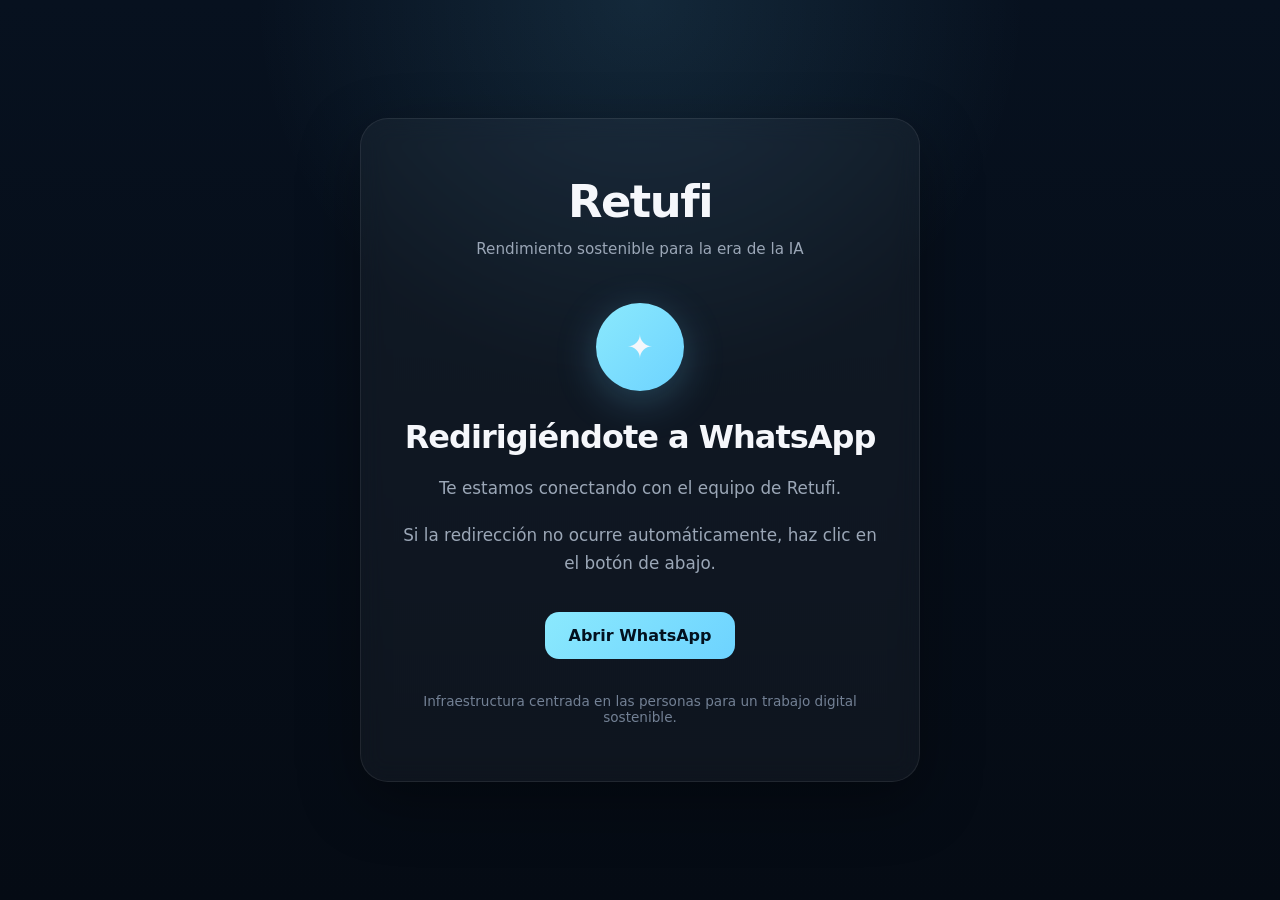
<file: es-whatsapp.html>
<!DOCTYPE html>
<html lang="es">
<head>
  <meta charset="UTF-8" />
  <title>Retufi — Redirigiendo a WhatsApp</title>
  <meta name="viewport" content="width=device-width, initial-scale=1" />

  <style>
    :root {
      --bg: #07111f;
      --bg-soft: #0d1b2e;
      --card: rgba(255,255,255,0.04);
      --border: rgba(255,255,255,0.08);
      --text: #f5f7fb;
      --muted: #9ba7b7;
      --accent: #8be9fd;
      --accent-2: #6dd3ff;
      --shadow: 0 20px 60px rgba(0,0,0,0.35);
    }

    * {
      margin: 0;
      padding: 0;
      box-sizing: border-box;
    }

    body {
      min-height: 100vh;
      background:
        radial-gradient(circle at top, rgba(109,211,255,0.12), transparent 35%),
        linear-gradient(180deg, var(--bg) 0%, #050b14 100%);
      color: var(--text);
      font-family: Inter, system-ui, -apple-system, BlinkMacSystemFont, "Segoe UI", sans-serif;
      display: flex;
      align-items: center;
      justify-content: center;
      padding: 32px;
      overflow: hidden;
    }

    .card {
      width: 100%;
      max-width: 560px;
      background: var(--card);
      backdrop-filter: blur(12px);
      border: 1px solid var(--border);
      border-radius: 28px;
      padding: 56px 42px;
      text-align: center;
      box-shadow: var(--shadow);
      animation: fadeUp .8s ease;
      position: relative;
    }

    .logo {
      font-size: 2.8rem;
      font-weight: 800;
      letter-spacing: -1.5px;
      margin-bottom: 10px;
    }

    .tagline {
      color: var(--muted);
      font-size: .95rem;
      margin-bottom: 42px;
      line-height: 1.5;
    }

    .whatsapp-icon {
      width: 88px;
      height: 88px;
      margin: 0 auto 28px;
      border-radius: 50%;
      background: linear-gradient(135deg, var(--accent), var(--accent-2));
      display: flex;
      align-items: center;
      justify-content: center;
      font-size: 2rem;
      box-shadow: 0 10px 40px rgba(109,211,255,0.25);
    }

    h1 {
      font-size: 2rem;
      line-height: 1.15;
      margin-bottom: 18px;
      letter-spacing: -1px;
    }

    p {
      color: var(--muted);
      font-size: 1.05rem;
      line-height: 1.7;
      margin-bottom: 18px;
    }

    .button {
      display: inline-flex;
      align-items: center;
      justify-content: center;
      margin-top: 16px;
      padding: 14px 24px;
      border-radius: 14px;
      background: linear-gradient(135deg, var(--accent), var(--accent-2));
      color: #03111f;
      text-decoration: none;
      font-weight: 700;
      transition: transform .2s ease, opacity .2s ease;
    }

    .button:hover {
      transform: translateY(-2px);
      opacity: .95;
    }

    .footer {
      margin-top: 34px;
      font-size: .85rem;
      color: #738195;
    }

    @keyframes fadeUp {
      from {
        opacity: 0;
        transform: translateY(20px);
      }
      to {
        opacity: 1;
        transform: translateY(0);
      }
    }

    @media (max-width: 640px) {
      .card {
        padding: 42px 24px;
      }

      .logo {
        font-size: 2.2rem;
      }

      h1 {
        font-size: 1.7rem;
      }
    }
  </style>

  <script>
    setTimeout(function() {
      window.location.href = "https://api.whatsapp.com/send/?phone=5521997521616&text=¡Hola!+Me+gustaría+conversar+sobre+Retufi";
    }, 1600);
  </script>
</head>

<body>
  <div class="card">
    <div class="logo">Retufi</div>
    <div class="tagline">Rendimiento sostenible para la era de la IA</div>
    <div class="whatsapp-icon">✦</div>
    <h1>Redirigiéndote a WhatsApp</h1>
    <p>Te estamos conectando con el equipo de Retufi.</p>
    <p>Si la redirección no ocurre automáticamente, haz clic en el botón de abajo.</p>
    <a class="button" href="https://api.whatsapp.com/send/?phone=5521997521616&text=¡Hola!+Me+gustaría+conversar+sobre+Retufi">Abrir WhatsApp</a>
    <div class="footer">Infraestructura centrada en las personas para un trabajo digital sostenible.</div>
  </div>
</body>
</html>
</file>
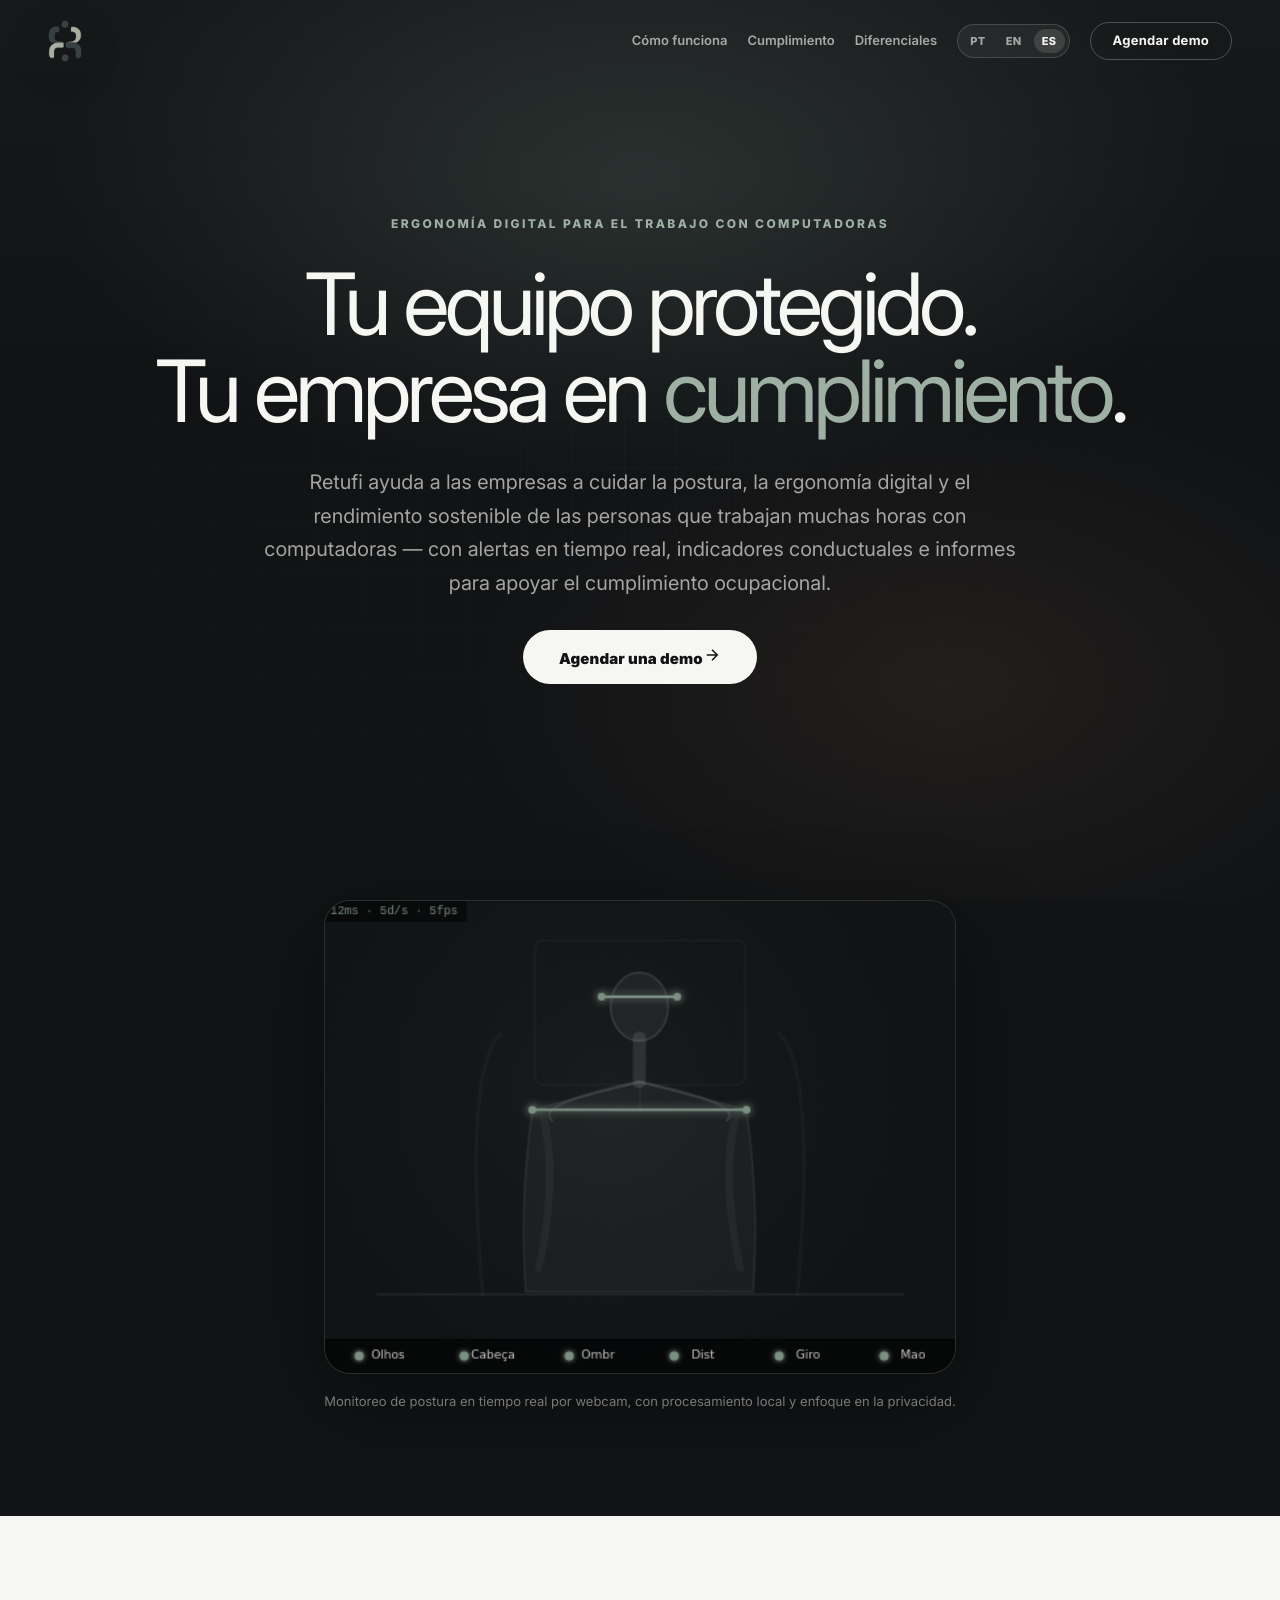
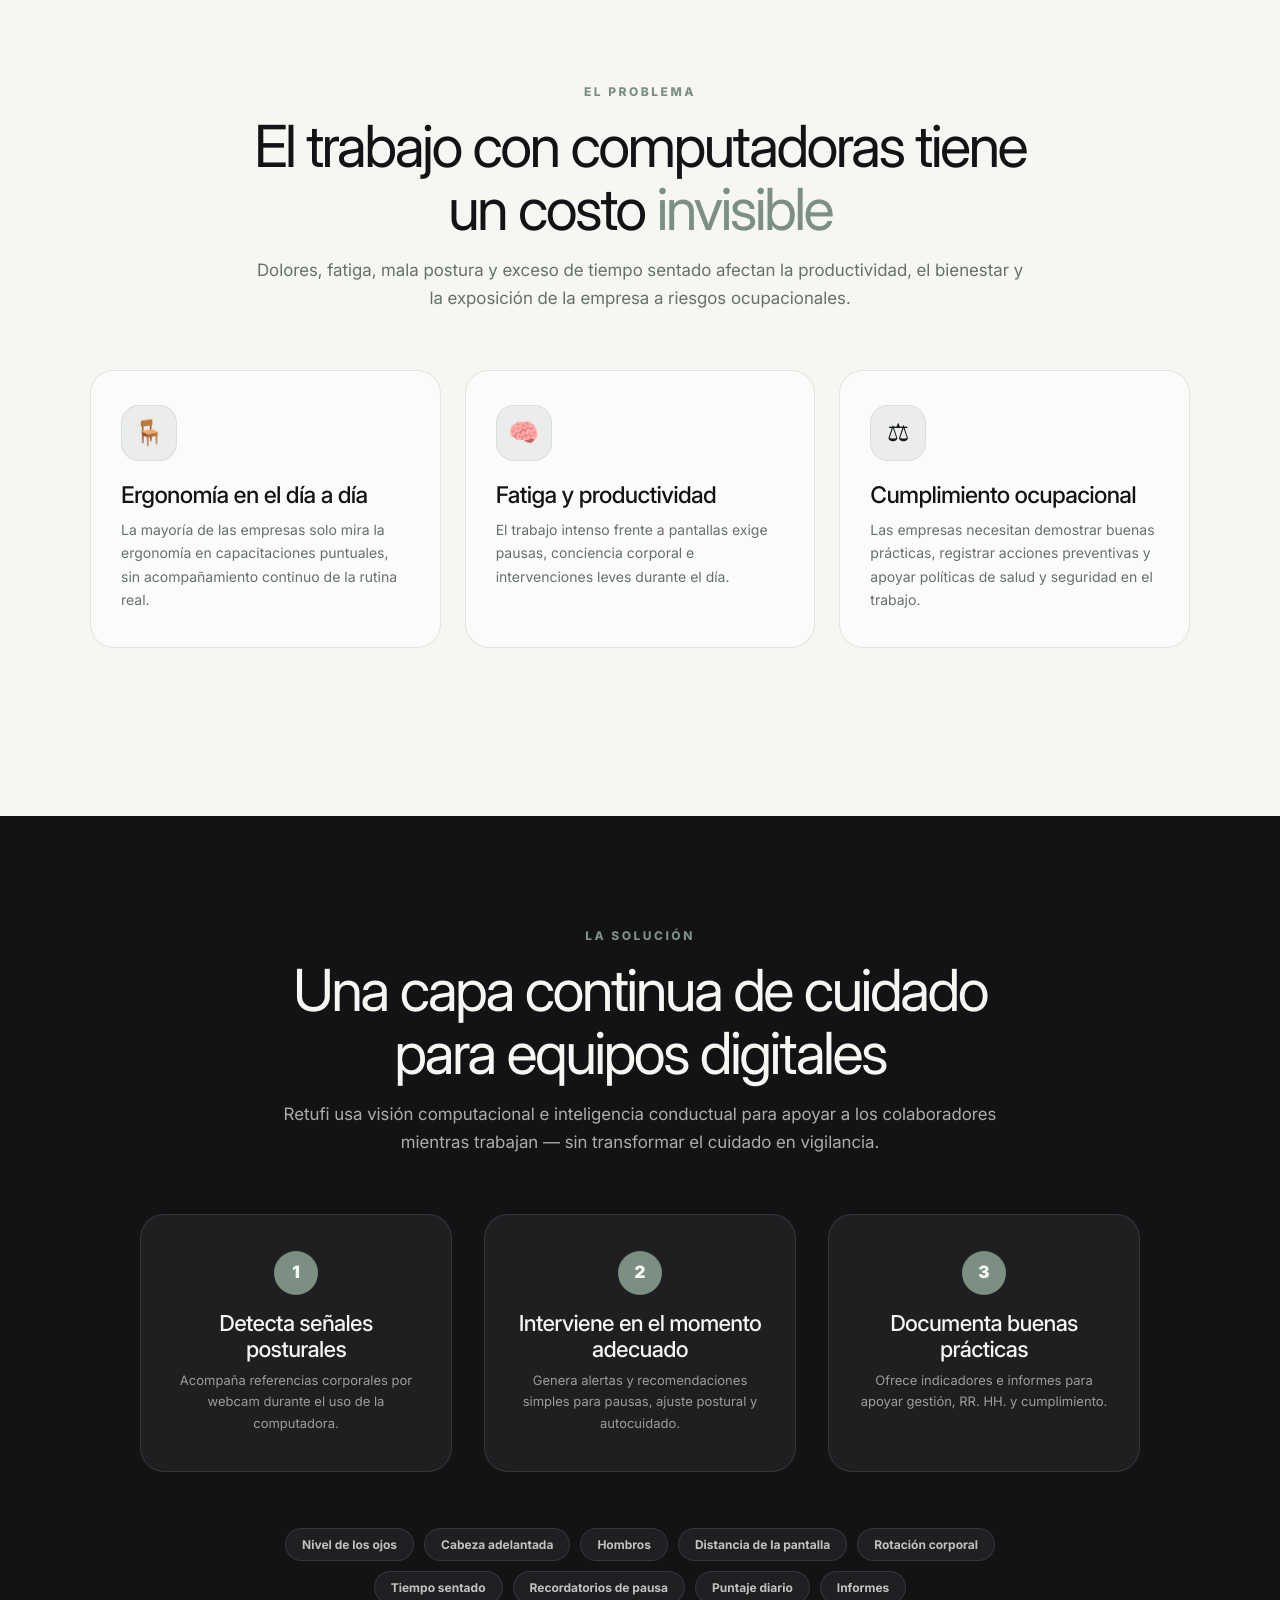
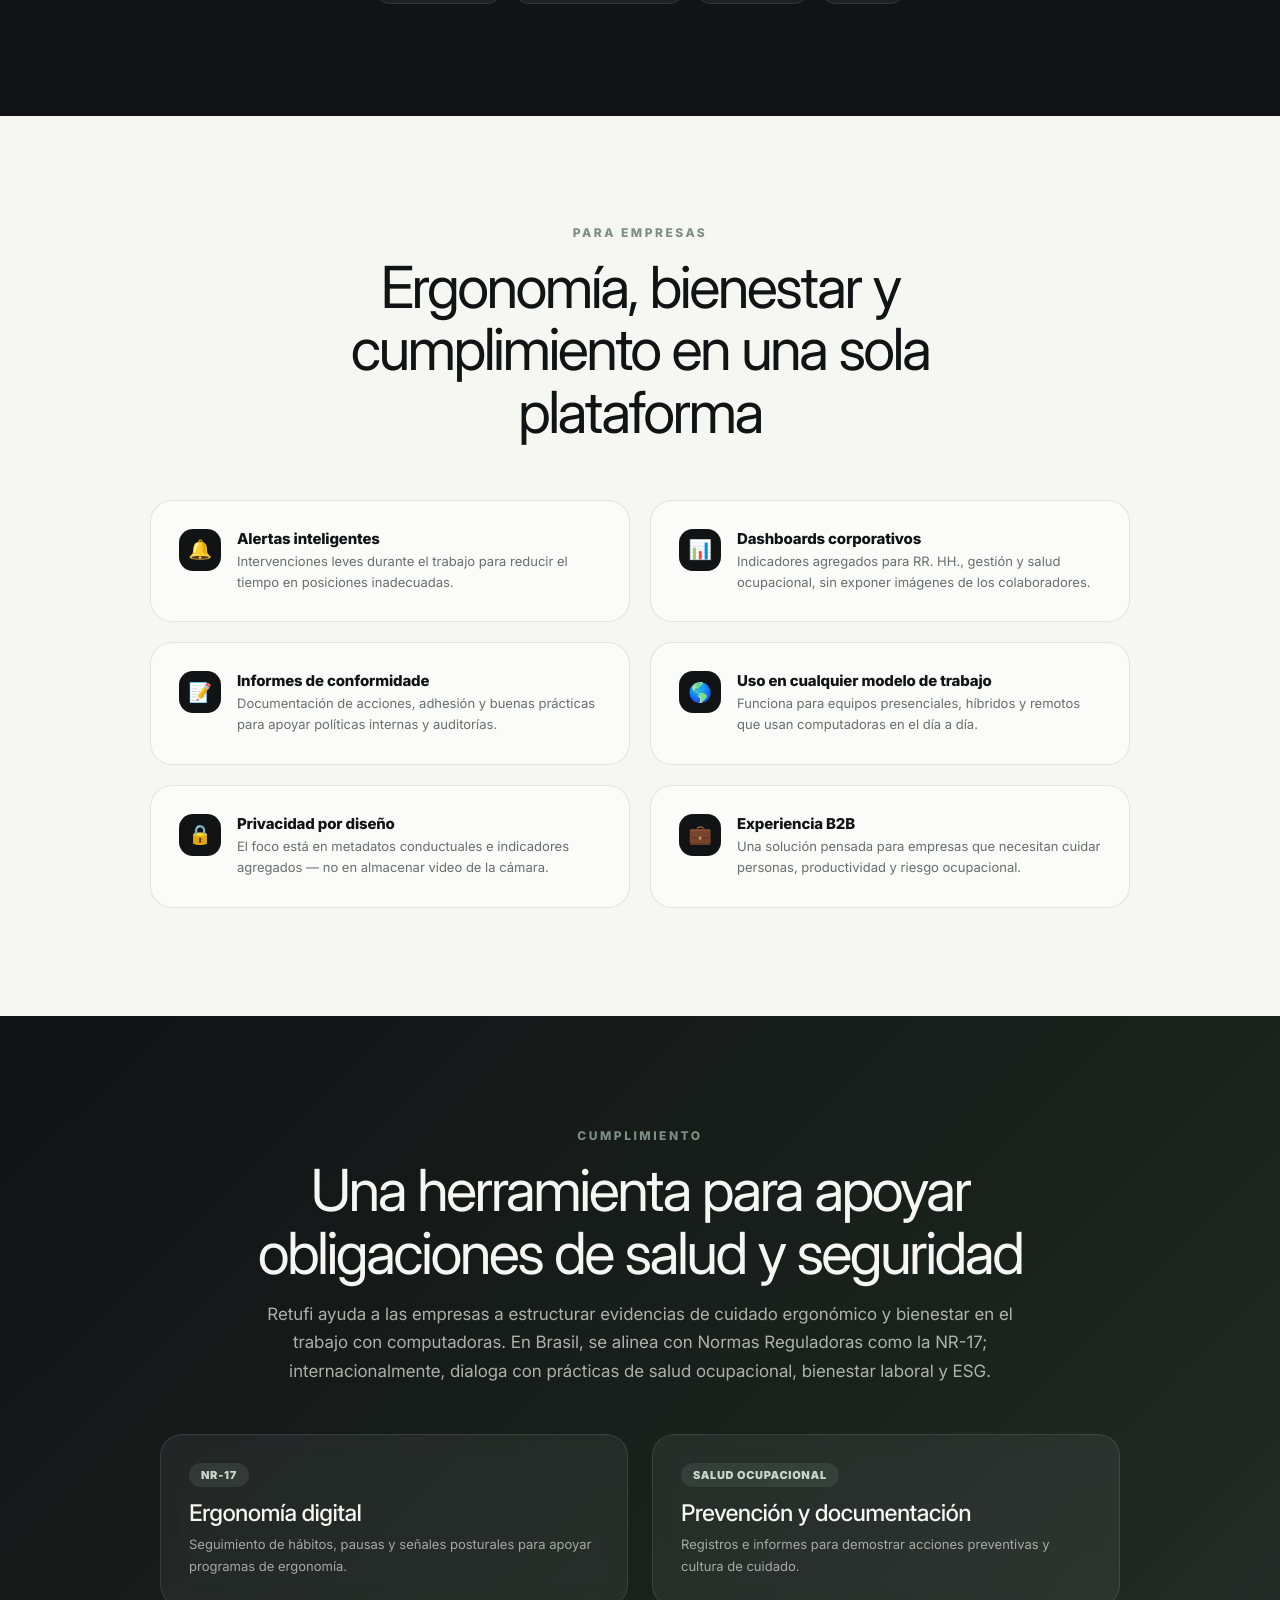
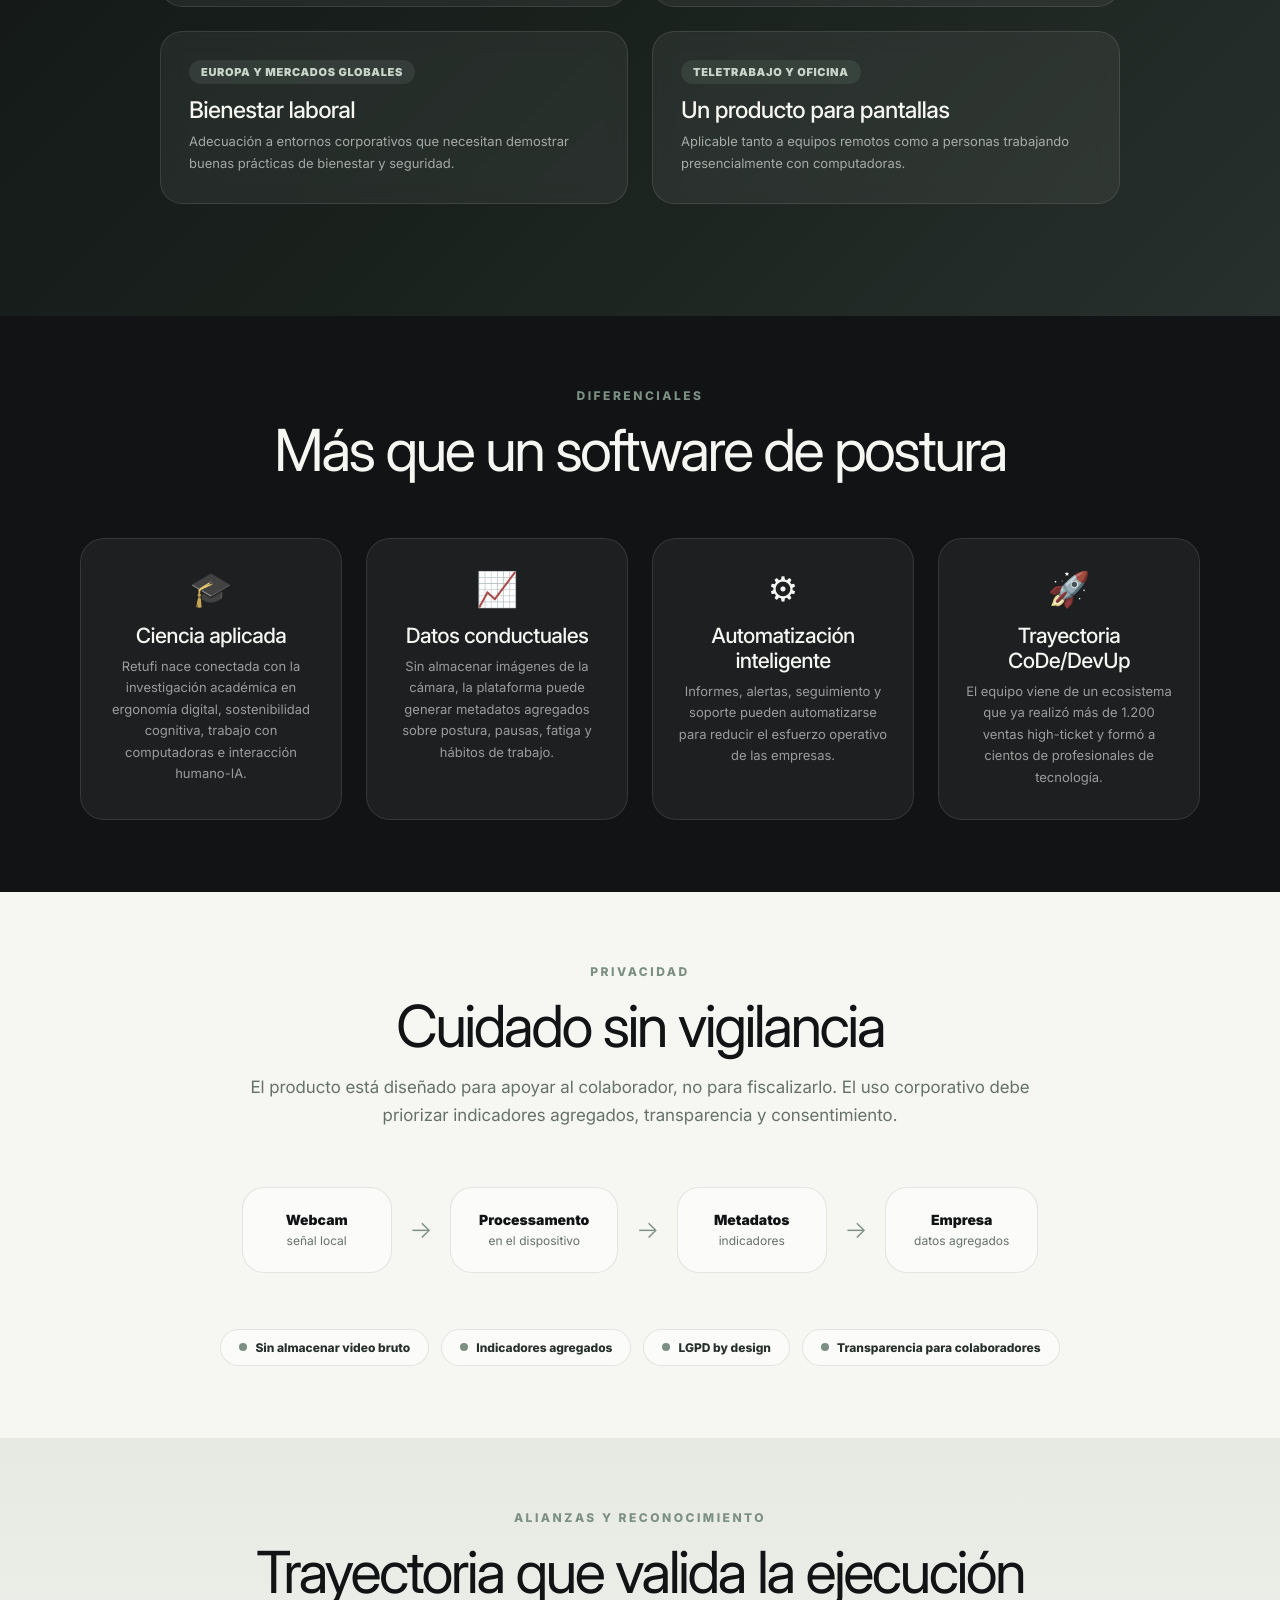
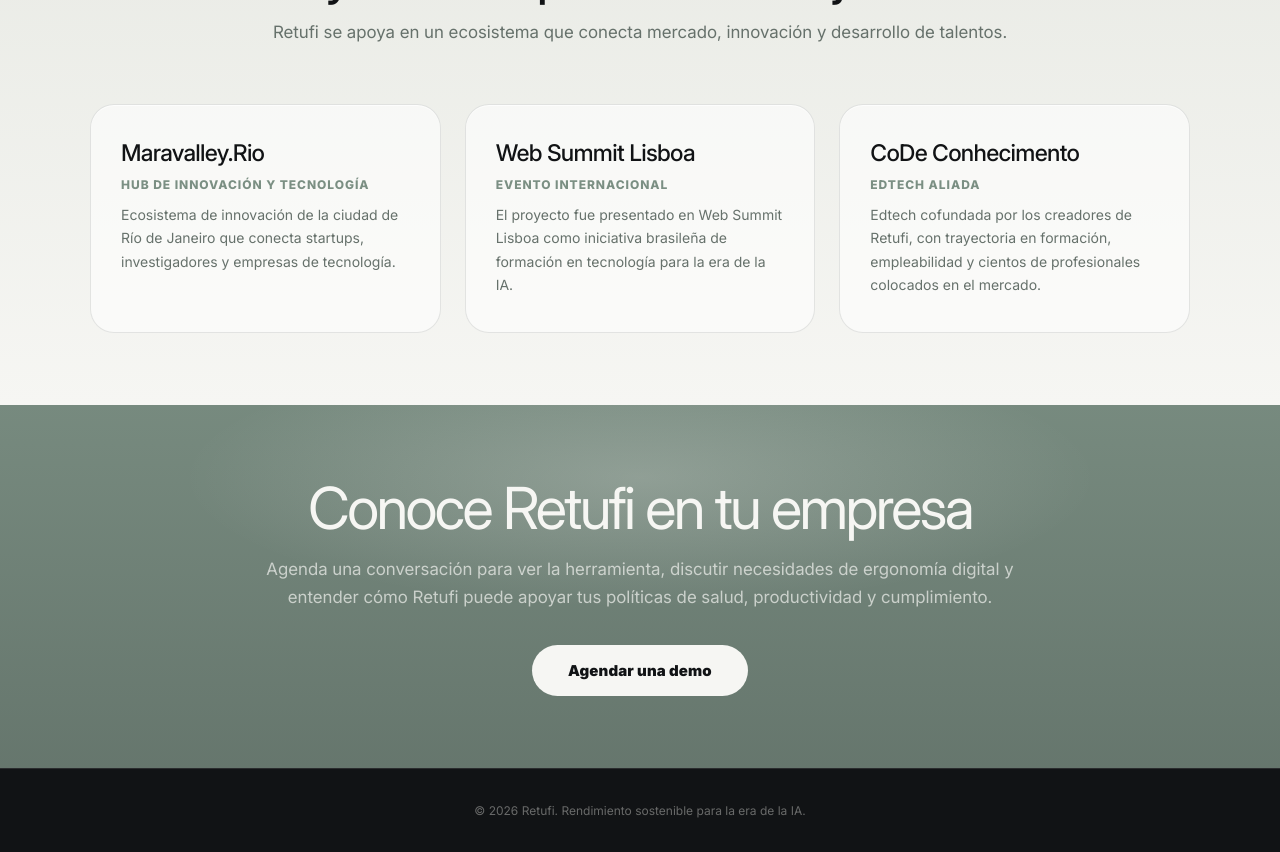
<file: es.html>
<!DOCTYPE html>
<html lang="es">
<head>
    
<meta charset="UTF-8">
<meta name="viewport" content="width=device-width, initial-scale=1.0">
    
  <meta name="title" content="Retufi | Rendimiento Sostenible">
  <meta name="description" content="Plataforma de rendimiento sostenible respaldada por la ciencia, que combina ergonomía e insights conductuales para reducir el burnout y el absentismo">
  <meta name="theme-color" content="#07111f">

  <meta property="og:type" content="website">
  <meta property="og:site_name" content="Retufi">
  <meta property="og:locale" content="en_US">
  <meta property="og:locale:alternate" content="pt_BR">
  <meta property="og:locale:alternate" content="en">
  <meta property="og:url" content="https://www.retufi.com/">
  <meta property="og:title" content="Retufi | Rendimiento Sostenible">
  <meta property="og:description" content="Plataforma de rendimiento sostenible respaldada por la ciencia, que combina ergonomía e insights conductuales para reducir el burnout y el absentismo">
  <meta property="og:image" content="https://www.retufi.com/img/og-cover.png">
  <meta property="og:image:secure_url" content="https://www.retufi.com/img/og-cover.png">
  <meta property="og:image:type" content="image/jpeg">
  <meta property="og:image:width" content="1731">
  <meta property="og:image:height" content="909">
  <meta property="og:image:alt" content="Retufi | Rendimiento Sostenible">

  <meta name="twitter:card" content="summary_large_image">
  <meta name="twitter:url" content="https://www.retufi.com/">
  <meta name="twitter:title" content="Retufi | Rendimiento Sostenible">
  <meta name="twitter:description" content="Plataforma de rendimiento sostenible respaldada por la ciencia, que combina ergonomía e insights conductuales para reducir el burnout y el absentismo">
  <meta name="twitter:image" content="https://www.retufi.com/img/og-cover.png">
  <meta name="viewport" content="width=device-width, initial-scale=1.0">

<title>Retufi | Rendimiento Sostenible</title>

    
<link rel="icon" href="img/retufi-logo-mark.png" type="image/png">
<link rel="preconnect" href="https://fonts.googleapis.com">
<link rel="preconnect" href="https://fonts.gstatic.com" crossorigin>
<link href="https://fonts.googleapis.com/css2?family=Inter:wght@300;400;500;600;700;800;900&display=swap" rel="stylesheet">
<link rel="stylesheet" href="styles.css">
</head>
<body>
<nav id="nav">
  <a href="#inicio" class="nav-logo" aria-label="Retufi"><img src="img/retufi-logo-mark.png" alt="Retufi"></a>
  <div class="nav-right">
    <a href="#como-funciona" class="nav-link">Cómo funciona</a>
    <a href="#compliance" class="nav-link">Cumplimiento</a>
    <a href="#diferenciais" class="nav-link">Diferenciales</a>
    <div class="lang-switch" aria-label="Selector de idioma">
      <a href="/pt">PT</a>
      <a href="/">EN</a>
      <a href="/es" class="active">ES</a>
    </div>
    <a href="/es-whatsapp" class="nav-cta">Agendar demo</a>
  </div>
</nav>

<section class="hero" id="inicio">
  <span class="hero-kicker reveal">Ergonomía digital para el trabajo con computadoras</span>
  <h1 class="reveal reveal-d1">Tu equipo protegido.<br>Tu empresa en <em>cumplimiento</em>.</h1>
  <p class="hero-sub reveal reveal-d2">Retufi ayuda a las empresas a cuidar la postura, la ergonomía digital y el rendimiento sostenible de las personas que trabajan muchas horas con computadoras — con alertas en tiempo real, indicadores conductuales e informes para apoyar el cumplimiento ocupacional.</p>
  
        <div class="contact-actions reveal reveal-d2"><a href="/whatsapp" class="contact-btn">Agendar una demo<svg viewBox="0 0 24 24" width="18" height="18" fill="none" stroke="currentColor" stroke-width="2"><path d="M5 12h14M12 5l7 7-7 7"/></svg></a></div>

</section>

<section class="demo" id="demo">
  <div class="demo-content reveal">
    <canvas id="demo-canvas" width="480" height="360"></canvas>
    <p class="demo-caption">Monitoreo de postura en tiempo real por webcam, con procesamiento local y enfoque en la privacidad.</p>
  </div>
</section>
<script src="demo-anim.js"></script>

<section class="problem" id="problema">
  <div class="section-header reveal">
    <div class="section-kicker">El problema</div>
    <h2 class="section-title">El trabajo con computadoras tiene un costo <em>invisible</em></h2>
    <p class="section-sub">Dolores, fatiga, mala postura y exceso de tiempo sentado afectan la productividad, el bienestar y la exposición de la empresa a riesgos ocupacionales.</p>
  </div>
  <div class="problem-grid">
    <div class="problem-card reveal reveal-d1"><div class="problem-icon">🪑</div><h3>Ergonomía en el día a día</h3><p>La mayoría de las empresas solo mira la ergonomía en capacitaciones puntuales, sin acompañamiento continuo de la rutina real.</p></div>
    <div class="problem-card reveal reveal-d2"><div class="problem-icon">🧠</div><h3>Fatiga y productividad</h3><p>El trabajo intenso frente a pantallas exige pausas, conciencia corporal e intervenciones leves durante el día.</p></div>
    <div class="problem-card reveal reveal-d3"><div class="problem-icon">⚖️</div><h3>Cumplimiento ocupacional</h3><p>Las empresas necesitan demostrar buenas prácticas, registrar acciones preventivas y apoyar políticas de salud y seguridad en el trabajo.</p></div>
  </div>
</section>

<section class="solution" id="como-funciona">
  <div class="section-header reveal">
    <div class="section-kicker">La solución</div>
    <h2 class="section-title">Una capa continua de cuidado para equipos digitales</h2>
    <p class="section-sub">Retufi usa visión computacional e inteligencia conductual para apoyar a los colaboradores mientras trabajan — sin transformar el cuidado en vigilancia.</p>
  </div>
  <div class="steps">
    <div class="step-card reveal reveal-d1"><div class="step-num">1</div><h3>Detecta señales posturales</h3><p>Acompaña referencias corporales por webcam durante el uso de la computadora.</p></div>
    <div class="step-card reveal reveal-d2"><div class="step-num">2</div><h3>Interviene en el momento adecuado</h3><p>Genera alertas y recomendaciones simples para pausas, ajuste postural y autocuidado.</p></div>
    <div class="step-card reveal reveal-d3"><div class="step-num">3</div><h3>Documenta buenas prácticas</h3><p>Ofrece indicadores e informes para apoyar gestión, RR. HH. y cumplimiento.</p></div>
  </div>
  <div class="checks-row reveal reveal-d4"><span class="check-tag">Nivel de los ojos</span><span class="check-tag">Cabeza adelantada</span><span class="check-tag">Hombros</span><span class="check-tag">Distancia de la pantalla</span><span class="check-tag">Rotación corporal</span><span class="check-tag">Tiempo sentado</span><span class="check-tag">Recordatorios de pausa</span><span class="check-tag">Puntaje diario</span><span class="check-tag">Informes</span></div>
</section>

<section class="features" id="empresas">
  <div class="section-header reveal"><div class="section-kicker">Para empresas</div><h2 class="section-title">Ergonomía, bienestar y cumplimiento en una sola plataforma</h2></div>
  <div class="features-grid">
    <div class="feature-card reveal reveal-d1"><div class="feature-icon">🔔</div><div><h3>Alertas inteligentes</h3><p>Intervenciones leves durante el trabajo para reducir el tiempo en posiciones inadecuadas.</p></div></div>
    <div class="feature-card reveal reveal-d2"><div class="feature-icon">📊</div><div><h3>Dashboards corporativos</h3><p>Indicadores agregados para RR. HH., gestión y salud ocupacional, sin exponer imágenes de los colaboradores.</p></div></div>
    <div class="feature-card reveal reveal-d3"><div class="feature-icon">📝</div><div><h3>Informes de conformidade</h3><p>Documentación de acciones, adhesión y buenas prácticas para apoyar políticas internas y auditorías.</p></div></div>
    <div class="feature-card reveal reveal-d4"><div class="feature-icon">🌎</div><div><h3>Uso en cualquier modelo de trabajo</h3><p>Funciona para equipos presenciales, híbridos y remotos que usan computadoras en el día a día.</p></div></div>
    <div class="feature-card reveal reveal-d5"><div class="feature-icon">🔒</div><div><h3>Privacidad por diseño</h3><p>El foco está en metadatos conductuales e indicadores agregados — no en almacenar video de la cámara.</p></div></div>
    <div class="feature-card reveal reveal-d1"><div class="feature-icon">💼</div><div><h3>Experiencia B2B</h3><p>Una solución pensada para empresas que necesitan cuidar personas, productividad y riesgo ocupacional.</p></div></div>
  </div>
</section>

<section class="compliance" id="compliance">
  <div class="section-header reveal">
    <div class="section-kicker">Cumplimiento</div>
    <h2 class="section-title">Una herramienta para apoyar obligaciones de salud y seguridad</h2>
    <p class="section-sub">Retufi ayuda a las empresas a estructurar evidencias de cuidado ergonómico y bienestar en el trabajo con computadoras. En Brasil, se alinea con Normas Reguladoras como la NR-17; internacionalmente, dialoga con prácticas de salud ocupacional, bienestar laboral y ESG.</p>
  </div>
  <div class="compliance-grid">
    <div class="compliance-card reveal reveal-d1"><span class="tag">NR-17</span><h3>Ergonomía digital</h3><p>Seguimiento de hábitos, pausas y señales posturales para apoyar programas de ergonomía.</p></div>
    <div class="compliance-card reveal reveal-d2"><span class="tag">Salud ocupacional</span><h3>Prevención y documentación</h3><p>Registros e informes para demostrar acciones preventivas y cultura de cuidado.</p></div>
    <div class="compliance-card reveal reveal-d3"><span class="tag">Europa y mercados globales</span><h3>Bienestar laboral</h3><p>Adecuación a entornos corporativos que necesitan demostrar buenas prácticas de bienestar y seguridad.</p></div>
    <div class="compliance-card reveal reveal-d4"><span class="tag">Teletrabajo y oficina</span><h3>Un producto para pantallas</h3><p>Aplicable tanto a equipos remotos como a personas trabajando presencialmente con computadoras.</p></div>
  </div>
</section>

<section class="evidence" id="diferenciais">
  <div class="section-header reveal"><div class="section-kicker">Diferenciales</div><h2 class="section-title">Más que un software de postura</h2></div>
  <div class="evidence-grid">
    <div class="evidence-card reveal reveal-d1"><div class="evidence-icon">🎓</div><h4>Ciencia aplicada</h4><p>Retufi nace conectada con la investigación académica en ergonomía digital, sostenibilidad cognitiva, trabajo con computadoras e interacción humano-IA.</p></div>
    <div class="evidence-card reveal reveal-d2"><div class="evidence-icon">📈</div><h4>Datos conductuales</h4><p>Sin almacenar imágenes de la cámara, la plataforma puede generar metadatos agregados sobre postura, pausas, fatiga y hábitos de trabajo.</p></div>
    <div class="evidence-card reveal reveal-d3"><div class="evidence-icon">⚙️</div><h4>Automatización inteligente</h4><p>Informes, alertas, seguimiento y soporte pueden automatizarse para reducir el esfuerzo operativo de las empresas.</p></div>
    <div class="evidence-card reveal reveal-d4"><div class="evidence-icon">🚀</div><h4>Trayectoria CoDe/DevUp</h4><p>El equipo viene de un ecosistema que ya realizó más de 1.200 ventas high-ticket y formó a cientos de profesionales de tecnología.</p></div>
  </div>
</section>

<section class="privacy" id="privacidade">
  <div class="section-header reveal"><div class="section-kicker">Privacidad</div><h2 class="section-title">Cuidado sin vigilancia</h2><p class="section-sub">El producto está diseñado para apoyar al colaborador, no para fiscalizarlo. El uso corporativo debe priorizar indicadores agregados, transparencia y consentimiento.</p></div>
  <div class="privacy-flow reveal reveal-d1"><div class="flow-node"><h4>Webcam</h4><p>señal local</p></div><div class="flow-arrow">→</div><div class="flow-node"><h4>Processamento</h4><p>en el dispositivo</p></div><div class="flow-arrow">→</div><div class="flow-node"><h4>Metadatos</h4><p>indicadores</p></div><div class="flow-arrow">→</div><div class="flow-node"><h4>Empresa</h4><p>datos agregados</p></div></div>
  <div class="privacy-badges reveal reveal-d2"><span class="priv-badge"><span class="dot"></span>Sin almacenar video bruto</span><span class="priv-badge"><span class="dot"></span>Indicadores agregados</span><span class="priv-badge"><span class="dot"></span>LGPD by design</span><span class="priv-badge"><span class="dot"></span>Transparencia para colaboradores</span></div>
</section>

<section class="recognition" id="historico">
  <div class="section-header reveal"><div class="section-kicker">Alianzas y reconocimiento</div><h2 class="section-title">Trayectoria que valida la ejecución</h2><p class="section-sub">Retufi se apoya en un ecosistema que conecta mercado, innovación y desarrollo de talentos.</p></div>
  <div class="recognition-grid">
    <div class="recognition-card reveal reveal-d1"><h3>Maravalley.Rio</h3><span>Hub de innovación y tecnología</span><p>Ecosistema de innovación de la ciudad de Río de Janeiro que conecta startups, investigadores y empresas de tecnología.</p></div>
    <div class="recognition-card reveal reveal-d2"><h3>Web Summit Lisboa</h3><span>Evento internacional</span><p>El proyecto fue presentado en Web Summit Lisboa como iniciativa brasileña de formación en tecnología para la era de la IA.</p></div>
    <div class="recognition-card reveal reveal-d3"><h3>CoDe Conhecimento</h3><span>Edtech aliada</span><p>Edtech cofundada por los creadores de Retufi, con trayectoria en formación, empleabilidad y cientos de profesionales colocados en el mercado.</p></div>
  </div>
</section>

<section class="contact" id="contato">
  <div class="section-header reveal"><h2 class="section-title">Conoce Retufi en tu empresa</h2><p class="section-sub">Agenda una conversación para ver la herramienta, discutir necesidades de ergonomía digital y entender cómo Retufi puede apoyar tus políticas de salud, productividad y cumplimiento.</p></div>
  <div class="contact-actions reveal reveal-d2"><a href="/es-whatsapp" class="contact-btn">Agendar una demo</a></div>
</section>

<footer><p>© 2026 Retufi. Rendimiento sostenible para la era de la IA.</p></footer>
<script>
const obs = new IntersectionObserver((entries) => {entries.forEach(e => { if (e.isIntersecting) { e.target.classList.add('visible'); obs.unobserve(e.target); } });}, { threshold: 0.15 });
document.querySelectorAll('.reveal').forEach(el => obs.observe(el));
const nav = document.getElementById('nav');
window.addEventListener('scroll', () => {nav.classList.toggle('scrolled', window.scrollY > 60);}, { passive: true });
</script>
</body>
</html>
</file>
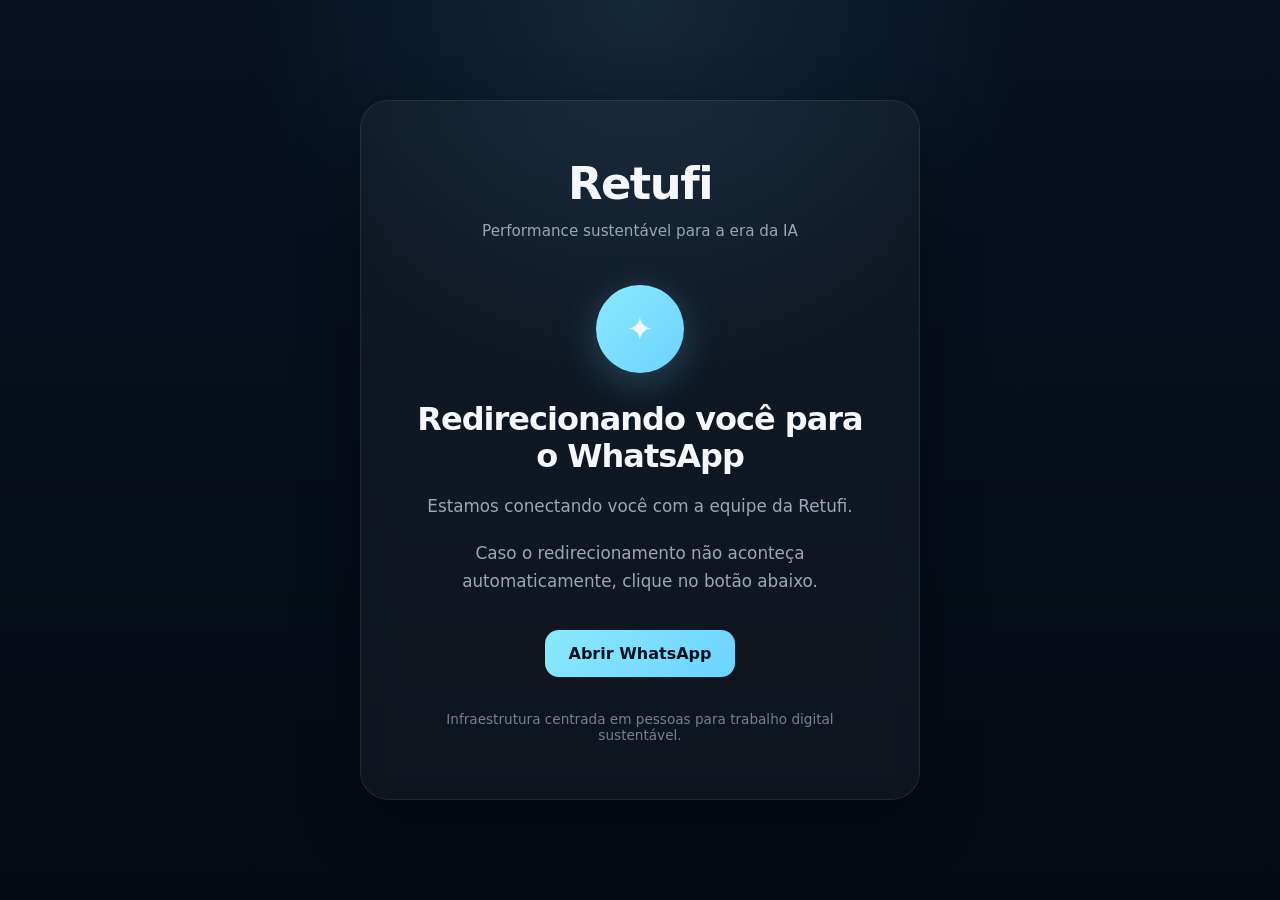
<file: pt-whatsapp.html>
<!DOCTYPE html>
<html lang="pt-BR">
<head>
  <meta charset="UTF-8" />
  <title>Retufi — Redirecionando para o WhatsApp</title>
  <meta name="viewport" content="width=device-width, initial-scale=1" />

  <style>
    :root {
      --bg: #07111f;
      --bg-soft: #0d1b2e;
      --card: rgba(255,255,255,0.04);
      --border: rgba(255,255,255,0.08);
      --text: #f5f7fb;
      --muted: #9ba7b7;
      --accent: #8be9fd;
      --accent-2: #6dd3ff;
      --shadow: 0 20px 60px rgba(0,0,0,0.35);
    }

    * {
      margin: 0;
      padding: 0;
      box-sizing: border-box;
    }

    body {
      min-height: 100vh;
      background:
        radial-gradient(circle at top, rgba(109,211,255,0.12), transparent 35%),
        linear-gradient(180deg, var(--bg) 0%, #050b14 100%);
      color: var(--text);
      font-family: Inter, system-ui, -apple-system, BlinkMacSystemFont, "Segoe UI", sans-serif;
      display: flex;
      align-items: center;
      justify-content: center;
      padding: 32px;
      overflow: hidden;
    }

    .card {
      width: 100%;
      max-width: 560px;
      background: var(--card);
      backdrop-filter: blur(12px);
      border: 1px solid var(--border);
      border-radius: 28px;
      padding: 56px 42px;
      text-align: center;
      box-shadow: var(--shadow);
      animation: fadeUp .8s ease;
      position: relative;
    }

    .logo {
      font-size: 2.8rem;
      font-weight: 800;
      letter-spacing: -1.5px;
      margin-bottom: 10px;
    }

    .tagline {
      color: var(--muted);
      font-size: .95rem;
      margin-bottom: 42px;
      line-height: 1.5;
    }

    .whatsapp-icon {
      width: 88px;
      height: 88px;
      margin: 0 auto 28px;
      border-radius: 50%;
      background: linear-gradient(135deg, var(--accent), var(--accent-2));
      display: flex;
      align-items: center;
      justify-content: center;
      font-size: 2rem;
      box-shadow: 0 10px 40px rgba(109,211,255,0.25);
    }

    h1 {
      font-size: 2rem;
      line-height: 1.15;
      margin-bottom: 18px;
      letter-spacing: -1px;
    }

    p {
      color: var(--muted);
      font-size: 1.05rem;
      line-height: 1.7;
      margin-bottom: 18px;
    }

    .button {
      display: inline-flex;
      align-items: center;
      justify-content: center;
      margin-top: 16px;
      padding: 14px 24px;
      border-radius: 14px;
      background: linear-gradient(135deg, var(--accent), var(--accent-2));
      color: #03111f;
      text-decoration: none;
      font-weight: 700;
      transition: transform .2s ease, opacity .2s ease;
    }

    .button:hover {
      transform: translateY(-2px);
      opacity: .95;
    }

    .footer {
      margin-top: 34px;
      font-size: .85rem;
      color: #738195;
    }

    @keyframes fadeUp {
      from {
        opacity: 0;
        transform: translateY(20px);
      }
      to {
        opacity: 1;
        transform: translateY(0);
      }
    }

    @media (max-width: 640px) {
      .card {
        padding: 42px 24px;
      }

      .logo {
        font-size: 2.2rem;
      }

      h1 {
        font-size: 1.7rem;
      }
    }
  </style>

  <script>
    setTimeout(function() {
      window.location.href = "https://api.whatsapp.com/send/?phone=5521997521616&text=Olá!+Eu+gostaria+de+conversar+sobre+a+Retufi";
    }, 1600);
  </script>
</head>

<body>
  <div class="card">
    <div class="logo">Retufi</div>
    <div class="tagline">Performance sustentável para a era da IA</div>
    <div class="whatsapp-icon">✦</div>
    <h1>Redirecionando você para o WhatsApp</h1>
    <p>Estamos conectando você com a equipe da Retufi.</p>
    <p>Caso o redirecionamento não aconteça automaticamente, clique no botão abaixo.</p>
    <a class="button" href="https://api.whatsapp.com/send/?phone=5521997521616&text=Olá!+Eu+gostaria+de+conversar+sobre+a+Retufi">Abrir WhatsApp</a>
    <div class="footer">Infraestrutura centrada em pessoas para trabalho digital sustentável.</div>
  </div>
</body>
</html>
</file>
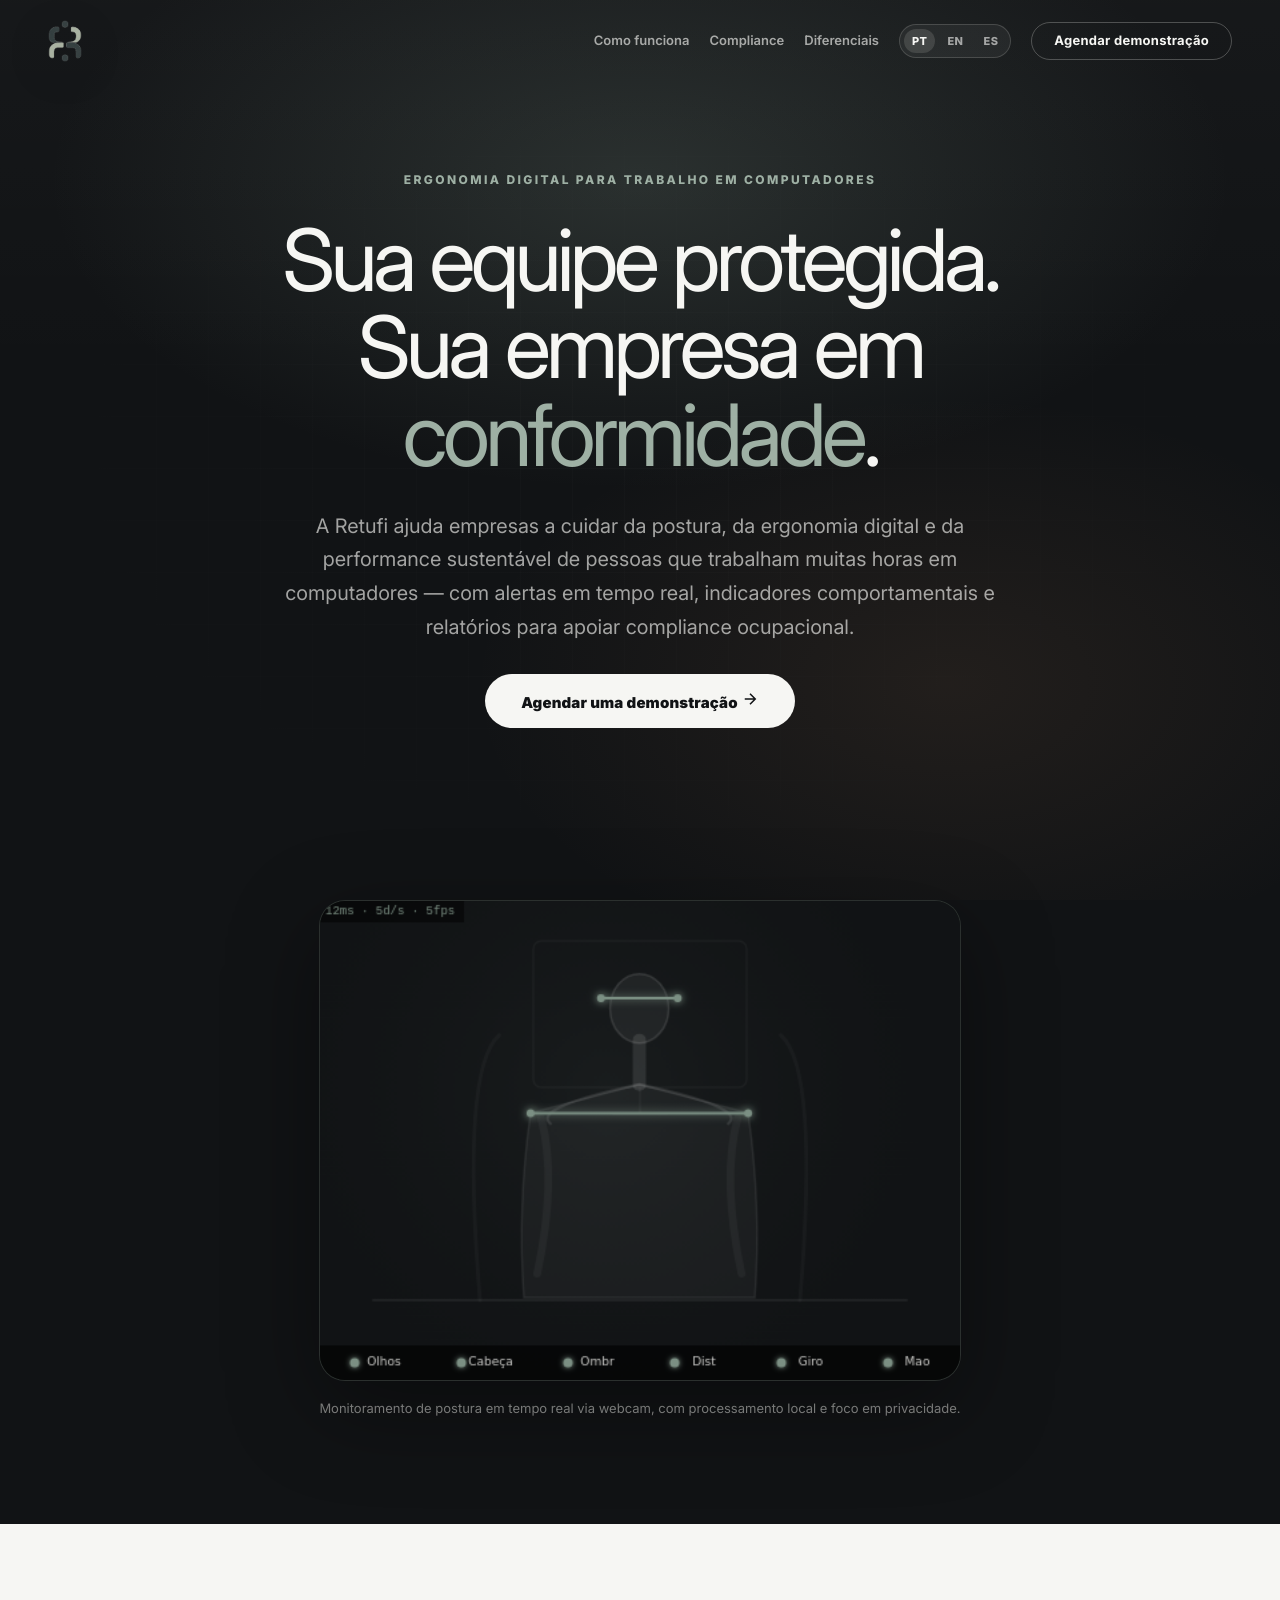
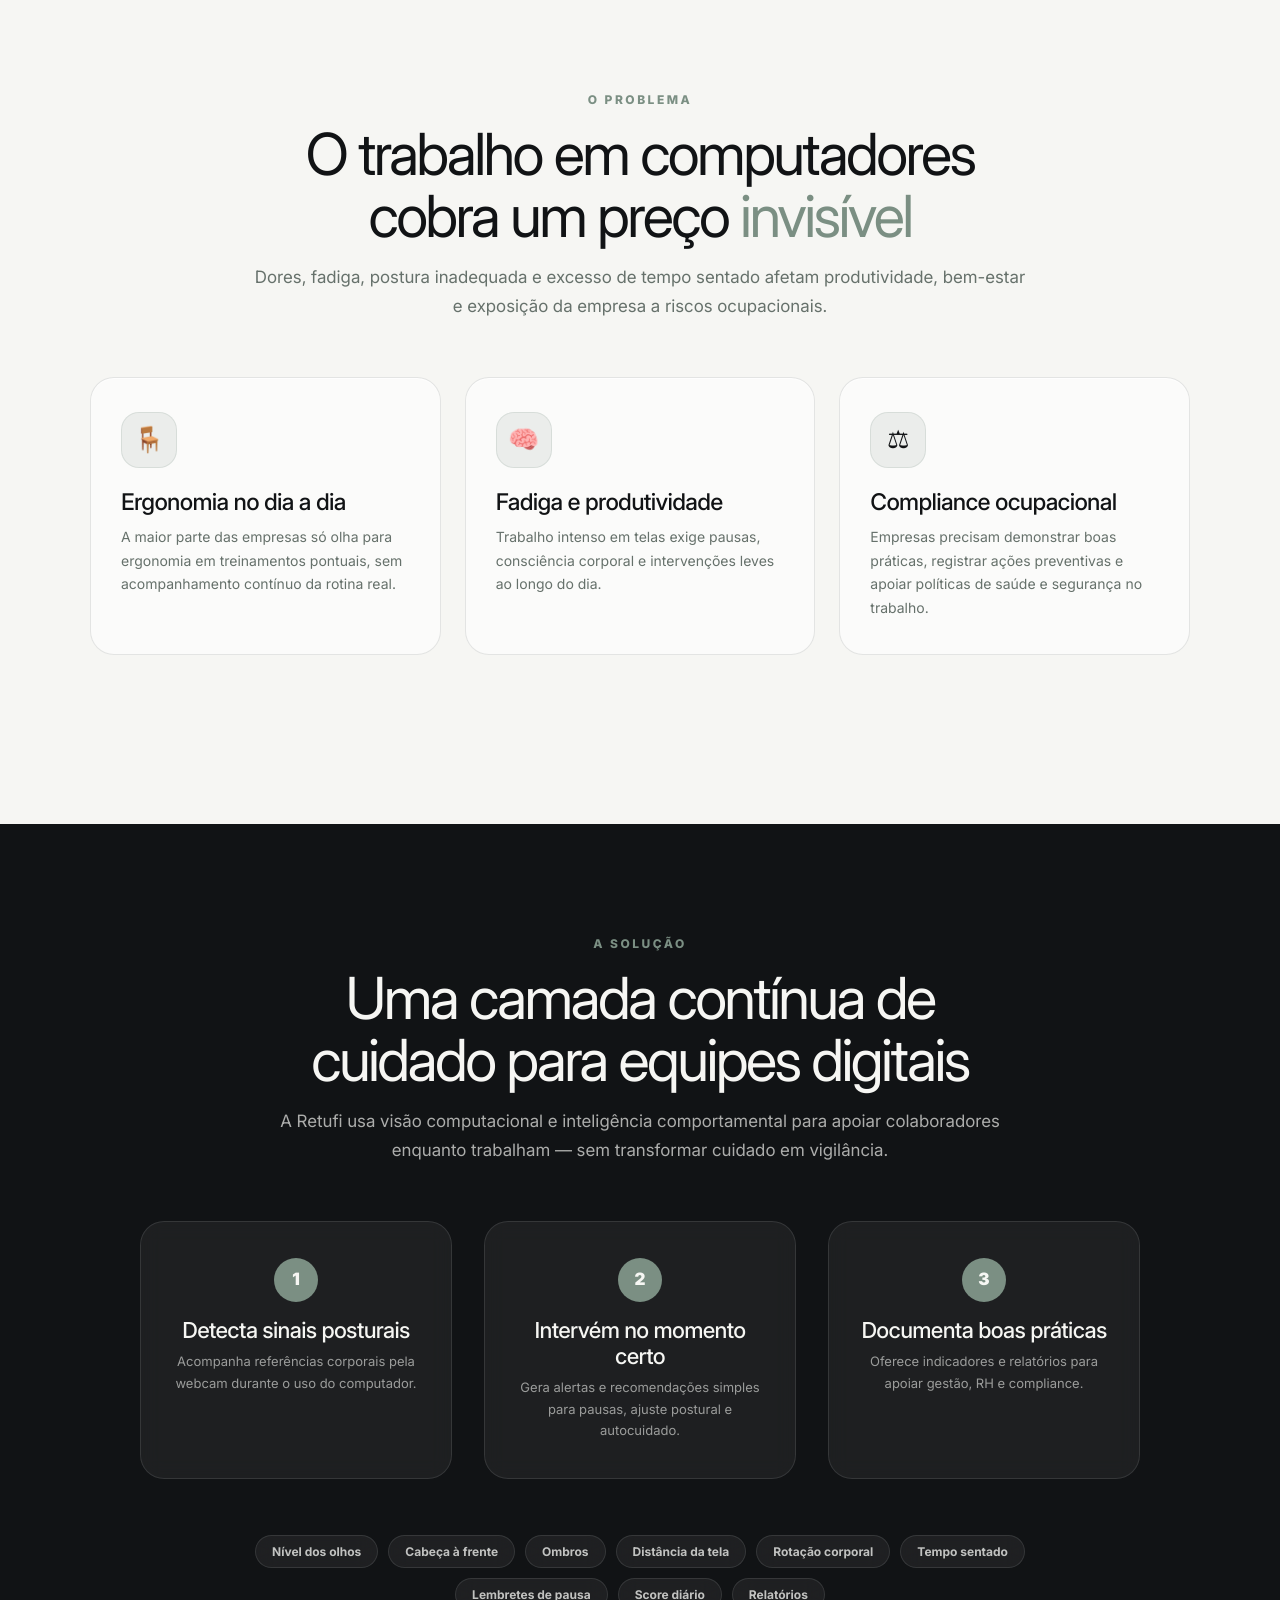
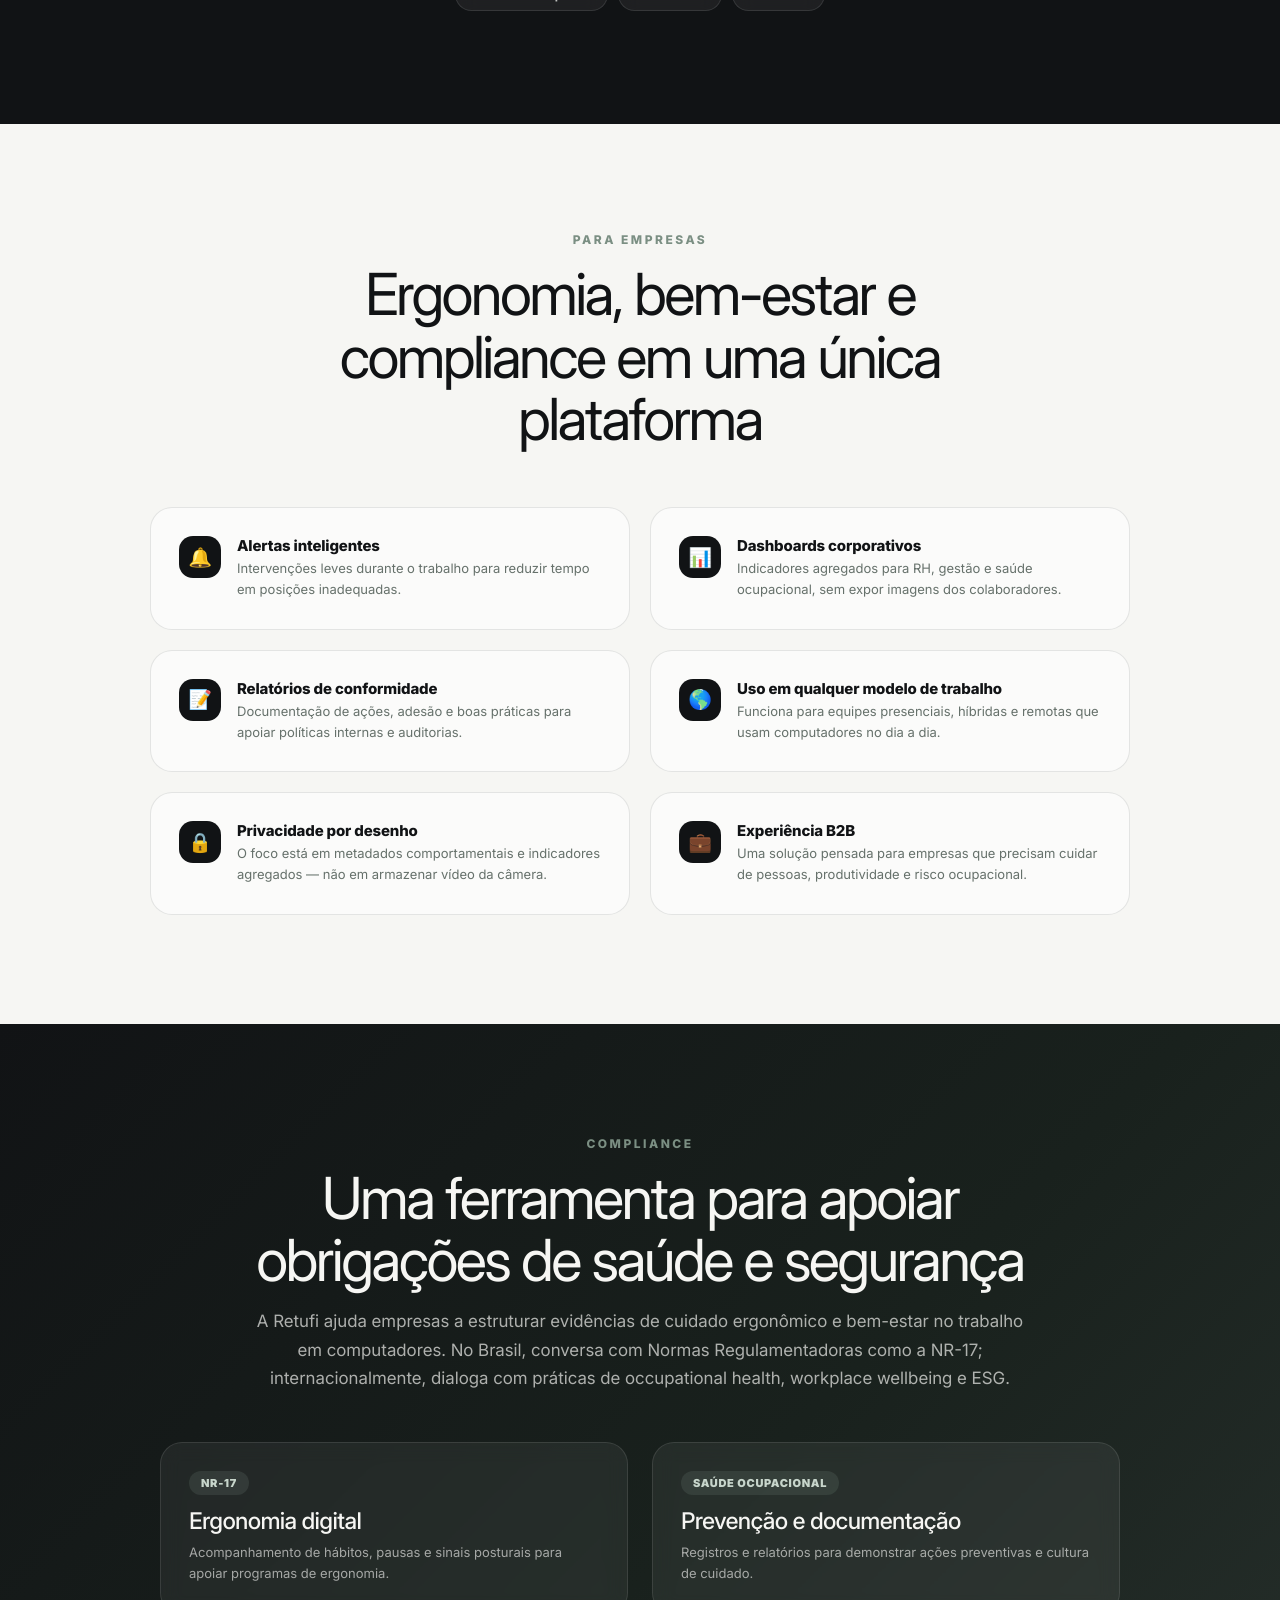
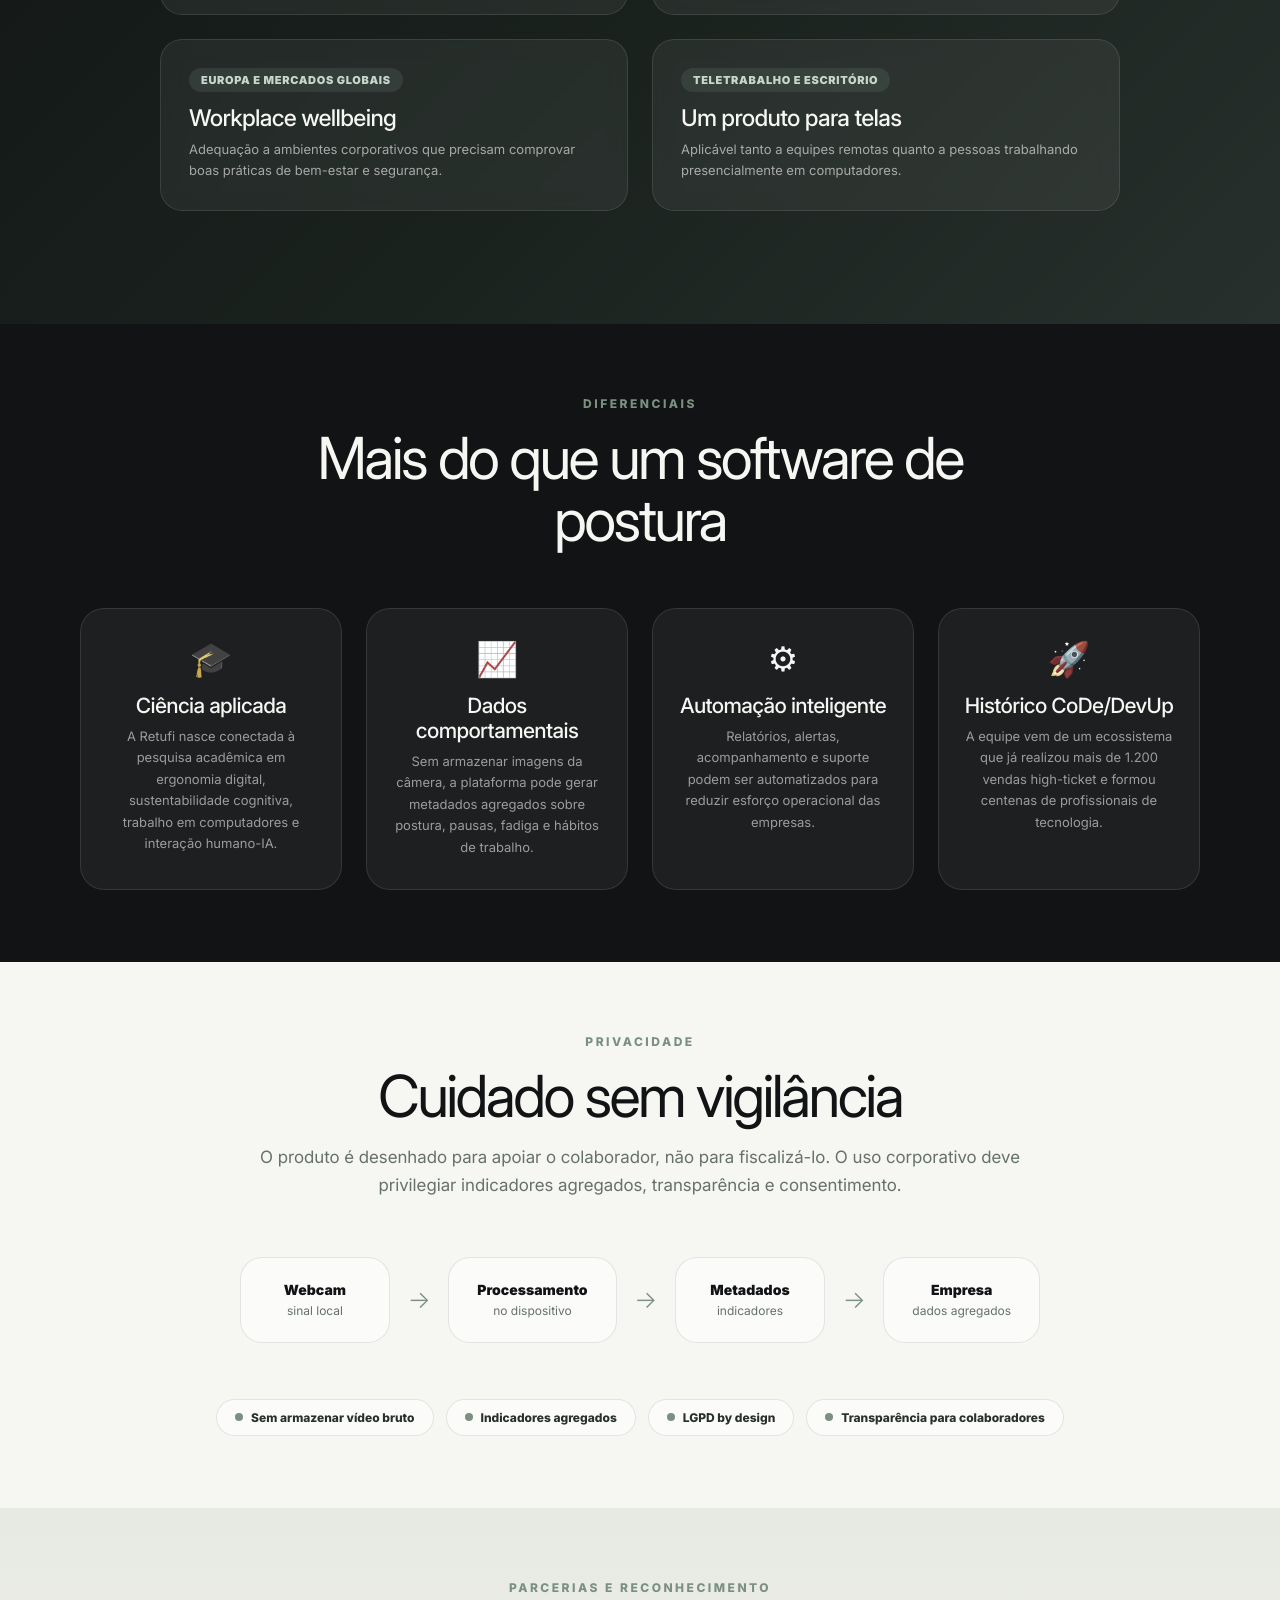
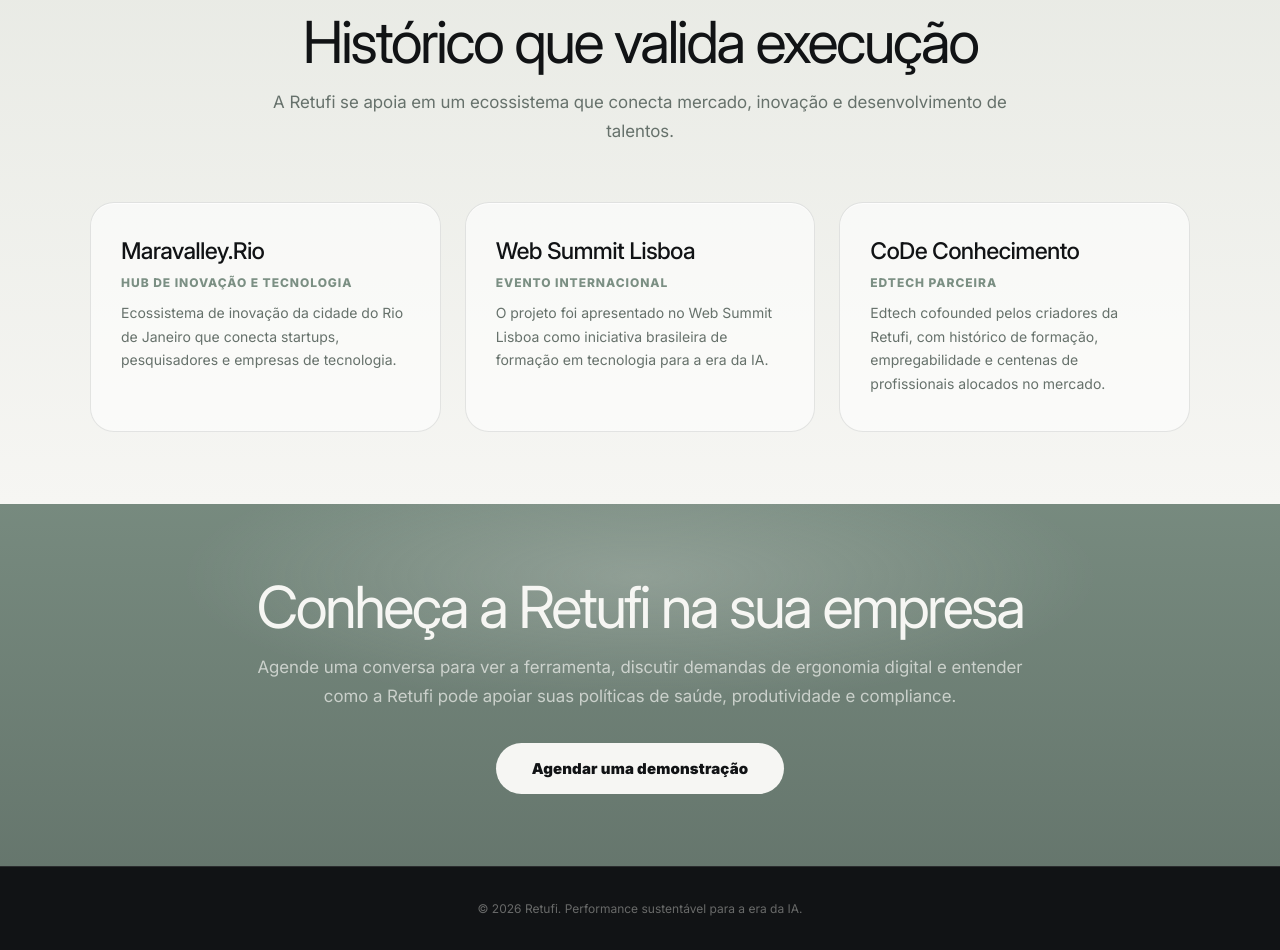
<file: pt.html>
<!DOCTYPE html>
<html lang="pt">
<head>
    
<meta charset="UTF-8">
<meta name="viewport" content="width=device-width, initial-scale=1.0">
    
  <meta name="title" content="Retufi | Performance Sustentável">
  <meta name="description" content="Plataforma de performance sustentável baseada em ciência, que combina ergonomia e insights comportamentais para reduzir burnout e absenteísmo">
  <meta name="theme-color" content="#07111f">

  <meta property="og:type" content="website">
  <meta property="og:site_name" content="Retufi">
  <meta property="og:locale" content="en_US">
  <meta property="og:locale:alternate" content="en">
  <meta property="og:locale:alternate" content="es_ES">
  <meta property="og:url" content="https://www.retufi.com/">
  <meta property="og:title" content="Retufi | Performance Sustentável">
  <meta property="og:description" content="Plataforma de performance sustentável baseada em ciência, que combina ergonomia e insights comportamentais para reduzir burnout e absenteísmo">
  <meta property="og:image" content="https://www.retufi.com/img/og-cover.png">
  <meta property="og:image:secure_url" content="https://www.retufi.com/img/og-cover.png">
  <meta property="og:image:type" content="image/jpeg">
  <meta property="og:image:width" content="1731">
  <meta property="og:image:height" content="909">
  <meta property="og:image:alt" content="Retufi | Performance Sustentável">

  <meta name="twitter:card" content="summary_large_image">
  <meta name="twitter:url" content="https://www.retufi.com/">
  <meta name="twitter:title" content="Retufi | Performance Sustentável">
  <meta name="twitter:description" content="Plataforma de performance sustentável baseada em ciência, que combina ergonomia e insights comportamentais para reduzir burnout e absenteísmo">
  <meta name="twitter:image" content="https://www.retufi.com/img/og-cover.png">
  <meta name="viewport" content="width=device-width, initial-scale=1.0">

<title>Retufi | Performance Sustentável</title>

    
<link rel="icon" href="img/retufi-logo-mark.png" type="image/png">
<link rel="preconnect" href="https://fonts.googleapis.com">
<link rel="preconnect" href="https://fonts.gstatic.com" crossorigin>
<link href="https://fonts.googleapis.com/css2?family=Inter:wght@300;400;500;600;700;800;900&display=swap" rel="stylesheet">
<link rel="stylesheet" href="styles.css">
</head>
<body>
<nav id="nav">
  <a href="#inicio" class="nav-logo" aria-label="Retufi"><img src="img/retufi-logo-mark.png" alt="Retufi"></a>
  <div class="nav-right">
    <a href="#como-funciona" class="nav-link">Como funciona</a>
    <a href="#compliance" class="nav-link">Compliance</a>
    <a href="#diferenciais" class="nav-link">Diferenciais</a>
    <div class="lang-switch" aria-label="Seletor de idioma">
      <a href="/pt" class="active">PT</a>
      <a href="/">EN</a>
      <a href="/es">ES</a>
    </div>
    <a href="/pt-whatsapp" class="nav-cta">Agendar demonstração</a>
  </div>
</nav>

<section class="hero" id="inicio">
  <span class="hero-kicker reveal">Ergonomia digital para trabalho em computadores</span>
  <h1 class="reveal reveal-d1">Sua equipe protegida.<br>Sua empresa em <em>conformidade</em>.</h1>
  <p class="hero-sub reveal reveal-d2">A Retufi ajuda empresas a cuidar da postura, da ergonomia digital e da performance sustentável de pessoas que trabalham muitas horas em computadores — com alertas em tempo real, indicadores comportamentais e relatórios para apoiar compliance ocupacional.</p>
    
    <div class="contact-actions reveal reveal-d2"><a href="/whatsapp" class="contact-btn">Agendar uma demonstração <svg viewBox="0 0 24 24" width="18" height="18" fill="none" stroke="currentColor" stroke-width="2"><path d="M5 12h14M12 5l7 7-7 7"/></svg></a></div>

</section>

<section class="demo" id="demo">
  <div class="demo-content reveal">
    <canvas id="demo-canvas" width="480" height="360"></canvas>
    <p class="demo-caption">Monitoramento de postura em tempo real via webcam, com processamento local e foco em privacidade.</p>
  </div>
</section>
<script src="demo-anim.js"></script>

<section class="problem" id="problema">
  <div class="section-header reveal">
    <div class="section-kicker">O problema</div>
    <h2 class="section-title">O trabalho em computadores cobra um preço <em>invisível</em></h2>
    <p class="section-sub">Dores, fadiga, postura inadequada e excesso de tempo sentado afetam produtividade, bem-estar e exposição da empresa a riscos ocupacionais.</p>
  </div>
  <div class="problem-grid">
    <div class="problem-card reveal reveal-d1"><div class="problem-icon">🪑</div><h3>Ergonomia no dia a dia</h3><p>A maior parte das empresas só olha para ergonomia em treinamentos pontuais, sem acompanhamento contínuo da rotina real.</p></div>
    <div class="problem-card reveal reveal-d2"><div class="problem-icon">🧠</div><h3>Fadiga e produtividade</h3><p>Trabalho intenso em telas exige pausas, consciência corporal e intervenções leves ao longo do dia.</p></div>
    <div class="problem-card reveal reveal-d3"><div class="problem-icon">⚖️</div><h3>Compliance ocupacional</h3><p>Empresas precisam demonstrar boas práticas, registrar ações preventivas e apoiar políticas de saúde e segurança no trabalho.</p></div>
  </div>
</section>

<section class="solution" id="como-funciona">
  <div class="section-header reveal">
    <div class="section-kicker">A solução</div>
    <h2 class="section-title">Uma camada contínua de cuidado para equipes digitais</h2>
    <p class="section-sub">A Retufi usa visão computacional e inteligência comportamental para apoiar colaboradores enquanto trabalham — sem transformar cuidado em vigilância.</p>
  </div>
  <div class="steps">
    <div class="step-card reveal reveal-d1"><div class="step-num">1</div><h3>Detecta sinais posturais</h3><p>Acompanha referências corporais pela webcam durante o uso do computador.</p></div>
    <div class="step-card reveal reveal-d2"><div class="step-num">2</div><h3>Intervém no momento certo</h3><p>Gera alertas e recomendações simples para pausas, ajuste postural e autocuidado.</p></div>
    <div class="step-card reveal reveal-d3"><div class="step-num">3</div><h3>Documenta boas práticas</h3><p>Oferece indicadores e relatórios para apoiar gestão, RH e compliance.</p></div>
  </div>
  <div class="checks-row reveal reveal-d4"><span class="check-tag">Nível dos olhos</span><span class="check-tag">Cabeça à frente</span><span class="check-tag">Ombros</span><span class="check-tag">Distância da tela</span><span class="check-tag">Rotação corporal</span><span class="check-tag">Tempo sentado</span><span class="check-tag">Lembretes de pausa</span><span class="check-tag">Score diário</span><span class="check-tag">Relatórios</span></div>
</section>

<section class="features" id="empresas">
  <div class="section-header reveal"><div class="section-kicker">Para empresas</div><h2 class="section-title">Ergonomia, bem-estar e compliance em uma única plataforma</h2></div>
  <div class="features-grid">
    <div class="feature-card reveal reveal-d1"><div class="feature-icon">🔔</div><div><h3>Alertas inteligentes</h3><p>Intervenções leves durante o trabalho para reduzir tempo em posições inadequadas.</p></div></div>
    <div class="feature-card reveal reveal-d2"><div class="feature-icon">📊</div><div><h3>Dashboards corporativos</h3><p>Indicadores agregados para RH, gestão e saúde ocupacional, sem expor imagens dos colaboradores.</p></div></div>
    <div class="feature-card reveal reveal-d3"><div class="feature-icon">📝</div><div><h3>Relatórios de conformidade</h3><p>Documentação de ações, adesão e boas práticas para apoiar políticas internas e auditorias.</p></div></div>
    <div class="feature-card reveal reveal-d4"><div class="feature-icon">🌎</div><div><h3>Uso em qualquer modelo de trabalho</h3><p>Funciona para equipes presenciais, híbridas e remotas que usam computadores no dia a dia.</p></div></div>
    <div class="feature-card reveal reveal-d5"><div class="feature-icon">🔒</div><div><h3>Privacidade por desenho</h3><p>O foco está em metadados comportamentais e indicadores agregados — não em armazenar vídeo da câmera.</p></div></div>
    <div class="feature-card reveal reveal-d1"><div class="feature-icon">💼</div><div><h3>Experiência B2B</h3><p>Uma solução pensada para empresas que precisam cuidar de pessoas, produtividade e risco ocupacional.</p></div></div>
  </div>
</section>

<section class="compliance" id="compliance">
  <div class="section-header reveal">
    <div class="section-kicker">Compliance</div>
    <h2 class="section-title">Uma ferramenta para apoiar obrigações de saúde e segurança</h2>
    <p class="section-sub">A Retufi ajuda empresas a estruturar evidências de cuidado ergonômico e bem-estar no trabalho em computadores. No Brasil, conversa com Normas Regulamentadoras como a NR-17; internacionalmente, dialoga com práticas de occupational health, workplace wellbeing e ESG.</p>
  </div>
  <div class="compliance-grid">
    <div class="compliance-card reveal reveal-d1"><span class="tag">NR-17</span><h3>Ergonomia digital</h3><p>Acompanhamento de hábitos, pausas e sinais posturais para apoiar programas de ergonomia.</p></div>
    <div class="compliance-card reveal reveal-d2"><span class="tag">Saúde ocupacional</span><h3>Prevenção e documentação</h3><p>Registros e relatórios para demonstrar ações preventivas e cultura de cuidado.</p></div>
    <div class="compliance-card reveal reveal-d3"><span class="tag">Europa e mercados globais</span><h3>Workplace wellbeing</h3><p>Adequação a ambientes corporativos que precisam comprovar boas práticas de bem-estar e segurança.</p></div>
    <div class="compliance-card reveal reveal-d4"><span class="tag">Teletrabalho e escritório</span><h3>Um produto para telas</h3><p>Aplicável tanto a equipes remotas quanto a pessoas trabalhando presencialmente em computadores.</p></div>
  </div>
</section>

<section class="evidence" id="diferenciais">
  <div class="section-header reveal"><div class="section-kicker">Diferenciais</div><h2 class="section-title">Mais do que um software de postura</h2></div>
  <div class="evidence-grid">
    <div class="evidence-card reveal reveal-d1"><div class="evidence-icon">🎓</div><h4>Ciência aplicada</h4><p>A Retufi nasce conectada à pesquisa acadêmica em ergonomia digital, sustentabilidade cognitiva, trabalho em computadores e interação humano-IA.</p></div>
    <div class="evidence-card reveal reveal-d2"><div class="evidence-icon">📈</div><h4>Dados comportamentais</h4><p>Sem armazenar imagens da câmera, a plataforma pode gerar metadados agregados sobre postura, pausas, fadiga e hábitos de trabalho.</p></div>
    <div class="evidence-card reveal reveal-d3"><div class="evidence-icon">⚙️</div><h4>Automação inteligente</h4><p>Relatórios, alertas, acompanhamento e suporte podem ser automatizados para reduzir esforço operacional das empresas.</p></div>
    <div class="evidence-card reveal reveal-d4"><div class="evidence-icon">🚀</div><h4>Histórico CoDe/DevUp</h4><p>A equipe vem de um ecossistema que já realizou mais de 1.200 vendas high-ticket e formou centenas de profissionais de tecnologia.</p></div>
  </div>
</section>

<section class="privacy" id="privacidade">
  <div class="section-header reveal"><div class="section-kicker">Privacidade</div><h2 class="section-title">Cuidado sem vigilância</h2><p class="section-sub">O produto é desenhado para apoiar o colaborador, não para fiscalizá-lo. O uso corporativo deve privilegiar indicadores agregados, transparência e consentimento.</p></div>
  <div class="privacy-flow reveal reveal-d1"><div class="flow-node"><h4>Webcam</h4><p>sinal local</p></div><div class="flow-arrow">→</div><div class="flow-node"><h4>Processamento</h4><p>no dispositivo</p></div><div class="flow-arrow">→</div><div class="flow-node"><h4>Metadados</h4><p>indicadores</p></div><div class="flow-arrow">→</div><div class="flow-node"><h4>Empresa</h4><p>dados agregados</p></div></div>
  <div class="privacy-badges reveal reveal-d2"><span class="priv-badge"><span class="dot"></span>Sem armazenar vídeo bruto</span><span class="priv-badge"><span class="dot"></span>Indicadores agregados</span><span class="priv-badge"><span class="dot"></span>LGPD by design</span><span class="priv-badge"><span class="dot"></span>Transparência para colaboradores</span></div>
</section>

<section class="recognition" id="historico">
  <div class="section-header reveal"><div class="section-kicker">Parcerias e reconhecimento</div><h2 class="section-title">Histórico que valida execução</h2><p class="section-sub">A Retufi se apoia em um ecossistema que conecta mercado, inovação e desenvolvimento de talentos.</p></div>
  <div class="recognition-grid">
    <div class="recognition-card reveal reveal-d1"><h3>Maravalley.Rio</h3><span>Hub de inovação e tecnologia</span><p>Ecossistema de inovação da cidade do Rio de Janeiro que conecta startups, pesquisadores e empresas de tecnologia.</p></div>
    <div class="recognition-card reveal reveal-d2"><h3>Web Summit Lisboa</h3><span>Evento internacional</span><p>O projeto foi apresentado no Web Summit Lisboa como iniciativa brasileira de formação em tecnologia para a era da IA.</p></div>
    <div class="recognition-card reveal reveal-d3"><h3>CoDe Conhecimento</h3><span>Edtech parceira</span><p>Edtech cofounded pelos criadores da Retufi, com histórico de formação, empregabilidade e centenas de profissionais alocados no mercado.</p></div>
  </div>
</section>

<section class="contact" id="contato">
  <div class="section-header reveal"><h2 class="section-title">Conheça a Retufi na sua empresa</h2><p class="section-sub">Agende uma conversa para ver a ferramenta, discutir demandas de ergonomia digital e entender como a Retufi pode apoiar suas políticas de saúde, produtividade e compliance.</p></div>
  <div class="contact-actions reveal reveal-d2"><a href="/pt-whatsapp" class="contact-btn">Agendar uma demonstração</a></div>
</section>

<footer><p>© 2026 Retufi. Performance sustentável para a era da IA.</p></footer>
<script>
const obs = new IntersectionObserver((entries) => {entries.forEach(e => { if (e.isIntersecting) { e.target.classList.add('visible'); obs.unobserve(e.target); } });}, { threshold: 0.15 });
document.querySelectorAll('.reveal').forEach(el => obs.observe(el));
const nav = document.getElementById('nav');
window.addEventListener('scroll', () => {nav.classList.toggle('scrolled', window.scrollY > 60);}, { passive: true });
</script>
</body>
</html>
</file>
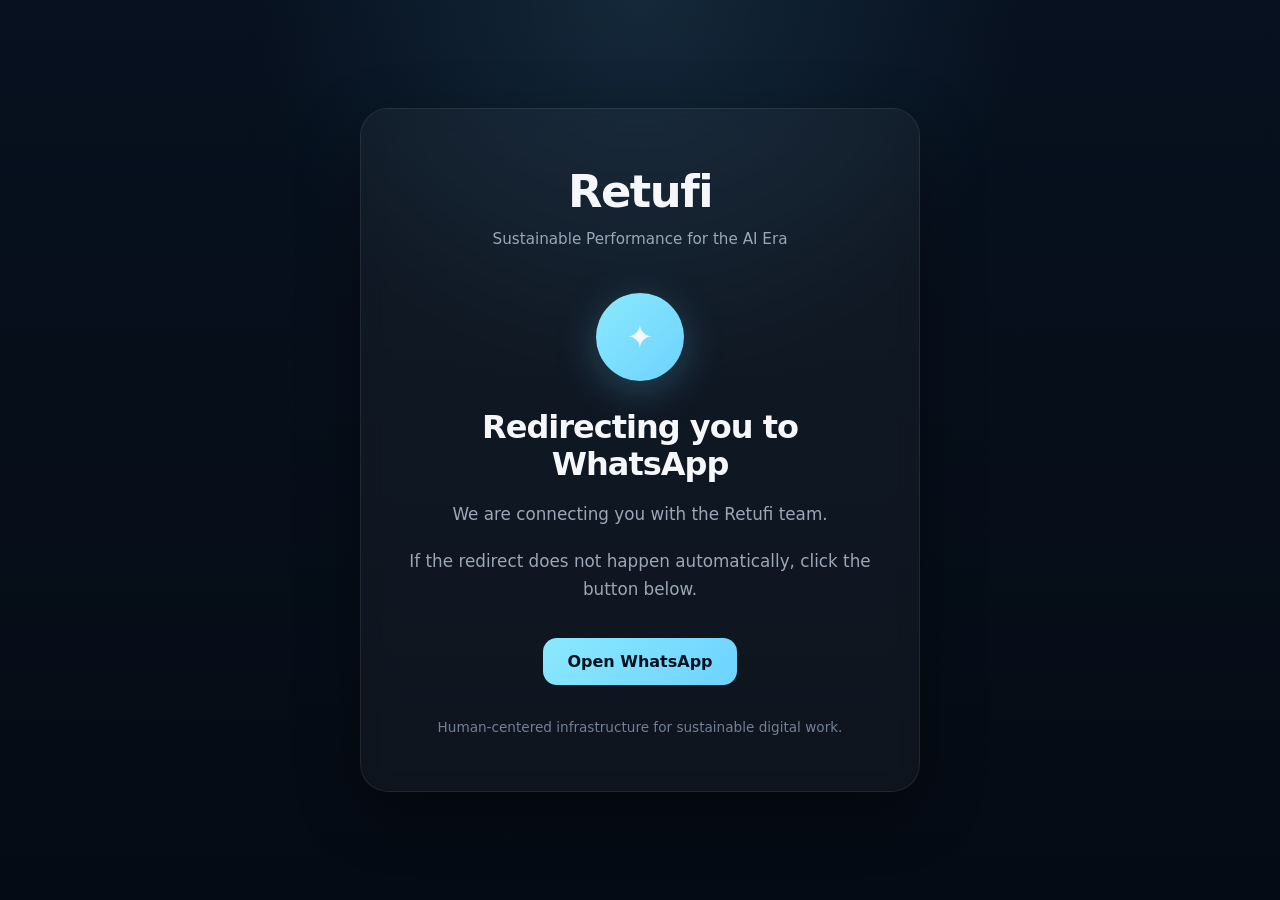
<file: whatsapp-wsr26.html>
<!DOCTYPE html>
<html lang="en">
<head>
  <meta charset="UTF-8" />
  <title>Retufi — Redirecting to WhatsApp</title>
  <meta name="viewport" content="width=device-width, initial-scale=1" />

  <style>
    :root {
      --bg: #07111f;
      --bg-soft: #0d1b2e;
      --card: rgba(255,255,255,0.04);
      --border: rgba(255,255,255,0.08);
      --text: #f5f7fb;
      --muted: #9ba7b7;
      --accent: #8be9fd;
      --accent-2: #6dd3ff;
      --shadow: 0 20px 60px rgba(0,0,0,0.35);
    }

    * {
      margin: 0;
      padding: 0;
      box-sizing: border-box;
    }

    body {
      min-height: 100vh;
      background:
        radial-gradient(circle at top, rgba(109,211,255,0.12), transparent 35%),
        linear-gradient(180deg, var(--bg) 0%, #050b14 100%);
      color: var(--text);
      font-family: Inter, system-ui, -apple-system, BlinkMacSystemFont, "Segoe UI", sans-serif;
      display: flex;
      align-items: center;
      justify-content: center;
      padding: 32px;
      overflow: hidden;
    }

    .card {
      width: 100%;
      max-width: 560px;
      background: var(--card);
      backdrop-filter: blur(12px);
      border: 1px solid var(--border);
      border-radius: 28px;
      padding: 56px 42px;
      text-align: center;
      box-shadow: var(--shadow);
      animation: fadeUp .8s ease;
      position: relative;
    }

    .logo {
      font-size: 2.8rem;
      font-weight: 800;
      letter-spacing: -1.5px;
      margin-bottom: 10px;
    }

    .tagline {
      color: var(--muted);
      font-size: .95rem;
      margin-bottom: 42px;
      line-height: 1.5;
    }

    .whatsapp-icon {
      width: 88px;
      height: 88px;
      margin: 0 auto 28px;
      border-radius: 50%;
      background: linear-gradient(135deg, var(--accent), var(--accent-2));
      display: flex;
      align-items: center;
      justify-content: center;
      font-size: 2rem;
      box-shadow: 0 10px 40px rgba(109,211,255,0.25);
    }

    h1 {
      font-size: 2rem;
      line-height: 1.15;
      margin-bottom: 18px;
      letter-spacing: -1px;
    }

    p {
      color: var(--muted);
      font-size: 1.05rem;
      line-height: 1.7;
      margin-bottom: 18px;
    }

    .button {
      display: inline-flex;
      align-items: center;
      justify-content: center;
      margin-top: 16px;
      padding: 14px 24px;
      border-radius: 14px;
      background: linear-gradient(135deg, var(--accent), var(--accent-2));
      color: #03111f;
      text-decoration: none;
      font-weight: 700;
      transition: transform .2s ease, opacity .2s ease;
    }

    .button:hover {
      transform: translateY(-2px);
      opacity: .95;
    }

    .footer {
      margin-top: 34px;
      font-size: .85rem;
      color: #738195;
    }

    @keyframes fadeUp {
      from {
        opacity: 0;
        transform: translateY(20px);
      }
      to {
        opacity: 1;
        transform: translateY(0);
      }
    }

    @media (max-width: 640px) {
      .card {
        padding: 42px 24px;
      }

      .logo {
        font-size: 2.2rem;
      }

      h1 {
        font-size: 1.7rem;
      }
    }
  </style>

  <script>
    setTimeout(function() {
      window.location.href = "https://api.whatsapp.com/send/?phone=5521997521616&text=Hello!+I+would+like+to+talk+about+Sustainable+Performance";
    }, 1600);
  </script>
</head>

<body>
  <div class="card">
    <div class="logo">Retufi</div>
    <div class="tagline">Sustainable Performance for the AI Era</div>
    <div class="whatsapp-icon">✦</div>
    <h1>Redirecting you to WhatsApp</h1>
    <p>We are connecting you with the Retufi team.</p>
    <p>If the redirect does not happen automatically, click the button below.</p>
    <a class="button" href="https://api.whatsapp.com/send/?phone=5521997521616&text=Hello!+I+would+like+to+talk+about+Sustainable+Performance">Open WhatsApp</a>
    <div class="footer">Human-centered infrastructure for sustainable digital work.</div>
  </div>
</body>
</html>
</file>
<file: styles.css>
*,*::before,*::after{margin:0;padding:0;box-sizing:border-box}
:root{
  --ink:#111315;
  --ink-2:#27302c;
  --muted:#66716b;
  --soft:#7B8F83;
  --soft-2:#9EB0A4;
  --paper:#F6F6F3;
  --paper-2:#E7E9E3;
  --line:rgba(17,19,21,.10);
  --line-dark:rgba(246,246,243,.11);
  --accent:#B8825A;
  --ok:#7B8F83;
  --warn:#B8825A;
  --danger:#B8675A;
  --sans:Inter,ui-sans-serif,system-ui,-apple-system,BlinkMacSystemFont,"Segoe UI",sans-serif;
  --display:"Söhne",Inter,ui-sans-serif,system-ui,sans-serif;
  --shadow:0 24px 80px rgba(17,19,21,.10);
  --shadow-dark:0 28px 90px rgba(0,0,0,.38);
  --radius:24px;
}
html{scroll-behavior:smooth;background:var(--paper)}
body{font-family:var(--sans);color:var(--ink);background:var(--paper);overflow-x:hidden;-webkit-font-smoothing:antialiased;text-rendering:geometricPrecision}
a{color:inherit}
::selection{background:rgba(123,143,131,.28)}

nav{position:fixed;top:0;left:0;right:0;z-index:100;padding:20px 48px;display:flex;align-items:center;justify-content:space-between;transition:background .3s,backdrop-filter .3s,border-color .3s;border-bottom:1px solid transparent}
nav.scrolled{background:rgba(17,19,21,.82);backdrop-filter:blur(22px);border-bottom-color:var(--line-dark)}
.nav-logo{display:flex;align-items:center;color:var(--paper);text-decoration:none}
.nav-logo img{width:34px;height:42px;object-fit:contain;display:block;filter:drop-shadow(0 10px 22px rgba(0,0,0,.22))}
.nav-right{display:flex;align-items:center;gap:20px}
.nav-link{color:rgba(246,246,243,.64);text-decoration:none;font-size:13px;font-weight:600;transition:color .2s}
.nav-link:hover{color:var(--paper)}
.lang-switch{display:flex;gap:4px;padding:4px;border:1px solid rgba(246,246,243,.16);border-radius:999px;background:rgba(246,246,243,.05)}
.lang-switch a{color:rgba(246,246,243,.62);text-decoration:none;font-size:11px;font-weight:800;padding:5px 8px;border-radius:999px;letter-spacing:.04em}
.lang-switch a.active,.lang-switch a:hover{background:rgba(246,246,243,.13);color:var(--paper)}
.nav-cta{padding:10px 22px;border:1px solid rgba(246,246,243,.25);border-radius:100px;color:var(--paper);text-decoration:none;font-size:13px;font-weight:700;letter-spacing:.02em;transition:all .25s}
.nav-cta:hover{background:var(--paper);border-color:var(--paper);color:var(--ink)}

section{min-height:100vh;position:relative;display:flex;align-items:center;justify-content:center;padding:108px 48px}
.reveal{opacity:0;transform:translateY(34px);transition:opacity .8s cubic-bezier(.16,1,.3,1),transform .8s cubic-bezier(.16,1,.3,1)}
.reveal.visible{opacity:1;transform:translateY(0)}
.reveal-d1{transition-delay:.1s}.reveal-d2{transition-delay:.2s}.reveal-d3{transition-delay:.3s}.reveal-d4{transition-delay:.4s}.reveal-d5{transition-delay:.5s}

.hero{background:var(--ink);flex-direction:column;text-align:center;gap:30px;overflow:hidden;color:var(--paper)}
.hero::before{content:"";position:absolute;inset:0;background:radial-gradient(ellipse 70% 52% at 50% 20%,rgba(123,143,131,.22),transparent 66%),radial-gradient(ellipse 58% 50% at 74% 76%,rgba(184,130,90,.10),transparent 64%),linear-gradient(180deg,rgba(246,246,243,.025),transparent 42%)}
.hero::after{content:"";position:absolute;inset:0;background-image:linear-gradient(rgba(246,246,243,.035) 1px,transparent 1px),linear-gradient(90deg,rgba(246,246,243,.03) 1px,transparent 1px);background-size:52px 52px;mask-image:radial-gradient(ellipse at center,black 0%,transparent 72%);opacity:.55}
.hero-mark{width:96px;height:96px;position:relative;margin-bottom:2px;filter:drop-shadow(0 22px 44px rgba(0,0,0,.28))}
.hero-kicker{font-size:12px;font-weight:800;letter-spacing:2.4px;text-transform:uppercase;color:var(--soft-2);position:relative}
.hero h1{font-family:var(--display);font-size:clamp(44px,7vw,86px);font-weight:400;line-height:1.02;color:var(--paper);max-width:1020px;position:relative;letter-spacing:-.055em}
.hero h1 em{font-style:normal;color:var(--soft-2)}
.hero-sub{font-size:clamp(16px,2vw,20px);color:rgba(246,246,243,.64);max-width:760px;line-height:1.68;position:relative;font-weight:400}
.hero-cta{display:inline-flex;align-items:center;gap:10px;padding:16px 34px;background:var(--paper);color:var(--ink);text-decoration:none;border-radius:100px;font-size:15px;font-weight:800;letter-spacing:.01em;position:relative;transition:transform .25s,box-shadow .25s,background .25s}
.hero-cta:hover{transform:translateY(-2px);box-shadow:0 16px 48px rgba(246,246,243,.16);background:#fff}
.hero-badge{font-size:12px;color:rgba(246,246,243,.42);position:relative;letter-spacing:.04em}

.demo{background:var(--ink);min-height:auto;padding:0 48px 104px}
.demo-content{max-width:860px;margin:0 auto;text-align:center}
#demo-canvas{width:100%;border-radius:26px;box-shadow:var(--shadow-dark);border:1px solid var(--line-dark);display:block;background:#121815}
.demo-caption{margin-top:18px;font-size:13px;color:rgba(246,246,243,.46);line-height:1.55}

.problem,.features,.privacy,.recognition{background:var(--paper);flex-direction:column;gap:56px}
.recognition{background:linear-gradient(180deg,#E7E9E3 0%,#F6F6F3 100%)}
.solution,.evidence,.faq{background:var(--ink);color:var(--paper);flex-direction:column;gap:56px}
.compliance{background:linear-gradient(135deg,#111315,#19211d 55%,#27302c);color:var(--paper);flex-direction:column;gap:48px}
.contact{background:var(--soft);color:var(--paper);flex-direction:column;gap:32px;text-align:center;min-height:82vh;overflow:hidden}
.contact::before{content:"";position:absolute;inset:0;background:radial-gradient(ellipse 55% 55% at 50% 20%,rgba(246,246,243,.22),transparent 65%),linear-gradient(180deg,rgba(17,19,21,.04),rgba(17,19,21,.20));pointer-events:none}

.section-header{text-align:center;max-width:780px;position:relative;z-index:1}
.section-kicker{font-size:12px;font-weight:800;letter-spacing:2.5px;text-transform:uppercase;color:var(--soft);margin-bottom:16px}
.section-title{font-family:var(--display);font-size:clamp(34px,5vw,58px);font-weight:400;line-height:1.08;letter-spacing:-.045em;color:var(--ink)}
.solution .section-title,.evidence .section-title,.compliance .section-title,.faq .section-title,.contact .section-title{color:var(--paper)}
.section-title em{font-style:normal;color:var(--soft)}
.section-sub{margin-top:16px;font-size:17px;color:var(--muted);line-height:1.68}
.solution .section-sub,.evidence .section-sub,.compliance .section-sub,.faq .section-sub,.contact .section-sub{color:rgba(246,246,243,.68)}

.problem-grid,.compliance-grid,.recognition-grid{display:grid;grid-template-columns:repeat(3,1fr);gap:24px;max-width:1100px;width:100%;position:relative;z-index:1}
.problem-card,.recognition-card{background:rgba(255,255,255,.58);border-radius:var(--radius);padding:34px 30px;border:1px solid var(--line);transition:transform .3s,box-shadow .3s,background .3s;box-shadow:0 1px 0 rgba(255,255,255,.7) inset}
.problem-card:hover,.recognition-card:hover{transform:translateY(-4px);box-shadow:var(--shadow);background:rgba(255,255,255,.78)}
.problem-icon{width:56px;height:56px;border-radius:18px;display:flex;align-items:center;justify-content:center;font-size:25px;margin-bottom:20px;background:rgba(123,143,131,.12);border:1px solid rgba(123,143,131,.18)}
.problem-card h3,.recognition-card h3{font-family:var(--display);font-size:23px;font-weight:500;margin-bottom:10px;letter-spacing:-.03em;color:var(--ink)}
.problem-card p,.recognition-card p{font-size:14px;color:var(--muted);line-height:1.68}
.recognition-card span{display:block;font-size:12px;font-weight:800;color:var(--soft);margin-bottom:12px;text-transform:uppercase;letter-spacing:.08em}

.steps{display:grid;grid-template-columns:repeat(3,1fr);gap:32px;max-width:1000px;width:100%}
.step-card{background:rgba(246,246,243,.055);border:1px solid var(--line-dark);border-radius:24px;padding:36px 28px;text-align:center;backdrop-filter:blur(10px)}
.step-num{width:44px;height:44px;border-radius:50%;background:var(--soft);color:var(--paper);display:inline-flex;align-items:center;justify-content:center;font-weight:900;font-size:17px;margin-bottom:16px}
.step-card h3{font-family:var(--display);font-size:22px;font-weight:500;margin-bottom:8px;letter-spacing:-.03em}
.step-card p{font-size:13px;color:rgba(246,246,243,.58);line-height:1.65}
.checks-row{display:flex;flex-wrap:wrap;gap:10px;justify-content:center;max-width:800px;margin-top:0}
.check-tag{padding:8px 16px;border-radius:100px;background:rgba(246,246,243,.06);border:1px solid var(--line-dark);font-size:12px;font-weight:700;color:rgba(246,246,243,.76);backdrop-filter:blur(10px)}

.features-grid{display:grid;grid-template-columns:repeat(2,1fr);gap:20px;max-width:980px;width:100%}
.feature-card{background:rgba(255,255,255,.58);border:1px solid var(--line);border-radius:22px;padding:28px;display:flex;gap:16px;align-items:flex-start;transition:transform .3s,box-shadow .3s,background .3s}
.feature-card:hover{transform:translateY(-2px);box-shadow:var(--shadow);background:rgba(255,255,255,.82)}
.feature-icon{width:42px;height:42px;border-radius:14px;background:var(--ink);display:flex;align-items:center;justify-content:center;font-size:19px;flex-shrink:0;color:var(--paper)}
.feature-card h3{font-size:15px;font-weight:800;margin-bottom:4px;letter-spacing:-.01em;color:var(--ink)}
.feature-card p{font-size:13px;color:var(--muted);line-height:1.6}

.compliance-grid{grid-template-columns:repeat(2,1fr);max-width:960px}
.compliance-card{background:rgba(246,246,243,.06);border:1px solid var(--line-dark);border-radius:22px;padding:28px;backdrop-filter:blur(10px)}
.compliance-card .tag{display:inline-block;padding:5px 12px;border-radius:100px;font-size:11px;font-weight:900;letter-spacing:.06em;margin-bottom:12px;background:rgba(123,143,131,.18);color:#c7d5cb;text-transform:uppercase}
.compliance-card h3{font-family:var(--display);font-size:23px;font-weight:500;margin-bottom:8px;letter-spacing:-.03em}
.compliance-card p{font-size:13px;color:rgba(246,246,243,.62);line-height:1.65}

.evidence-grid{display:grid;grid-template-columns:repeat(4,1fr);gap:24px;max-width:1120px;width:100%}
.evidence-card{background:rgba(246,246,243,.055);border:1px solid var(--line-dark);border-radius:24px;padding:30px 24px;text-align:center;backdrop-filter:blur(10px)}
.evidence-icon{font-size:34px;margin-bottom:14px;filter:saturate(.55)}
.evidence-card h4{font-family:var(--display);font-size:21px;font-weight:500;color:var(--paper);margin-bottom:8px;letter-spacing:-.03em}
.evidence-card p{font-size:13px;color:rgba(246,246,243,.58);line-height:1.65}

.privacy-flow{display:flex;align-items:center;gap:18px;max-width:900px;flex-wrap:wrap;justify-content:center}
.flow-node{background:rgba(255,255,255,.58);border:1px solid var(--line);border-radius:22px;padding:24px 28px;text-align:center;min-width:150px}
.flow-node h4{font-size:14px;font-weight:900;margin-bottom:4px;color:var(--ink)}
.flow-node p{font-size:12px;color:var(--muted)}
.flow-arrow{font-size:24px;color:var(--soft);font-weight:300}
.privacy-badges{display:flex;gap:12px;flex-wrap:wrap;justify-content:center}
.priv-badge{padding:10px 18px;border-radius:100px;background:rgba(255,255,255,.58);border:1px solid var(--line);font-size:12px;font-weight:800;color:var(--ink-2);display:flex;align-items:center;gap:8px}
.priv-badge .dot{width:8px;height:8px;border-radius:50%;background:var(--ok)}

.contact-actions{display:flex;gap:16px;flex-wrap:wrap;justify-content:center;position:relative;z-index:1}
.contact-btn{padding:16px 36px;border-radius:100px;font-size:15px;font-weight:900;text-decoration:none;transition:all .25s;letter-spacing:.01em;background:var(--paper);color:var(--ink)}
.contact-btn:hover{transform:translateY(-2px);box-shadow:0 14px 44px rgba(17,19,21,.22);background:#fff}
footer{background:var(--ink);color:rgba(246,246,243,.38);text-align:center;padding:34px 48px;font-size:12px;border-top:1px solid var(--line-dark)}

@media(max-width:940px){.nav-link{display:none}.problem-grid,.steps,.compliance-grid,.recognition-grid{grid-template-columns:1fr}.evidence-grid{grid-template-columns:repeat(2,1fr)}section{padding:90px 24px}nav{padding:16px 20px}.nav-right{gap:10px}.nav-cta{display:none}.hero-logo{width:220px}}
@media(max-width:620px){.features-grid,.evidence-grid{grid-template-columns:1fr}.hero h1{font-size:42px}.flow-arrow{transform:rotate(90deg)}.lang-switch{display:none}.hero-sub{font-size:16px}.section-title{font-size:36px}}


/* Reduced vertical spacing for specific sections */
.evidence,
.privacy,
.recognition,
.contact{
  min-height:auto;
  padding-top:72px;
  padding-bottom:72px;
}

@media (max-width: 768px){
  .evidence,
  .privacy,
  .recognition,
  .contact{
    padding-top:56px;
    padding-bottom:56px;
  }
}
</file>
